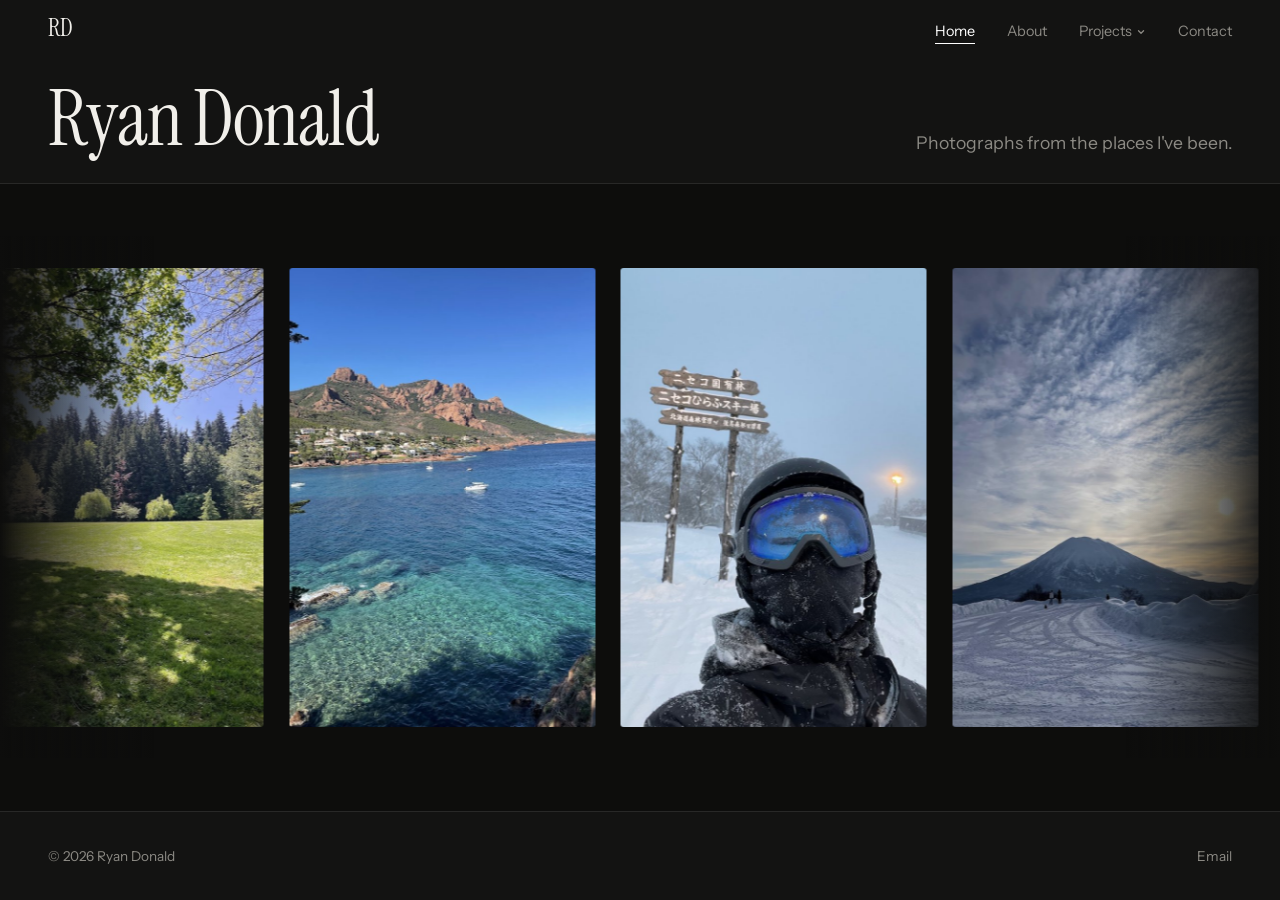
<file: index.html>
<!DOCTYPE html>
<html lang="en">
<head>
  <meta charset="UTF-8">
  <meta name="viewport" content="width=device-width, initial-scale=1.0">
  <title>Ryan Donald</title>
  <meta name="description" content="Ryan Donald's Portfolio">

  <!-- Link preview: the card shown when this page is shared (LinkedIn, iMessage, Slack, X, ...).
       The title and description come from here; the image is images/share/preview.jpg (1200 x 630). -->
  <link rel="canonical" href="https://rdonald.ca/">
  <meta property="og:type" content="website">
  <meta property="og:site_name" content="Ryan Donald">
  <meta property="og:title" content="Ryan Donald">
  <meta property="og:description" content="Ryan Donald's Portfolio">
  <meta property="og:url" content="https://rdonald.ca/">
  <meta property="og:image" content="https://rdonald.ca/images/share/preview.jpg">
  <meta property="og:image:width" content="1200">
  <meta property="og:image:height" content="630">
  <meta property="og:image:alt" content="Ryan Donald, rdonald.ca">
  <meta name="twitter:card" content="summary_large_image">

  <!-- Tab icon: "RD" in a circle. favicon.svg for modern browsers, favicon.ico as a fallback,
       apple-touch-icon.png for when someone saves the site to their phone's home screen. -->
  <link rel="icon" href="favicon.ico" sizes="any">
  <link rel="icon" href="favicon.svg" type="image/svg+xml">
  <link rel="apple-touch-icon" href="apple-touch-icon.png">

  <!-- Fonts: Instrument Serif for the title and captions, Instrument Sans for everything else -->
  <link rel="preconnect" href="https://fonts.googleapis.com">
  <link rel="preconnect" href="https://fonts.gstatic.com" crossorigin>
  <link href="https://fonts.googleapis.com/css2?family=Instrument+Sans:wght@400;500&family=Instrument+Serif:ital@0;1&display=swap" rel="stylesheet">

  <!-- Shared styles (colours, fonts, menu, title band, footer) used by every page -->
  <link rel="stylesheet" href="styles.css">

  <!-- Styles only this page needs -->
  <style>
    :root {
      /* ---------- PHOTO STRIP SETTINGS ---------- */
      --strip-seconds-per-photo: 10; /* speed: seconds for the strip to move along by one photo.
                                        Bigger = slower. Adding more photos doesn't change the speed. */
      --photo-width: clamp(120px, min(24vw, 34vh), 340px);
                              /* width of each photo; height is automatically 1.5x (2:3 shape).
                                 The min(24vw, 34vh) part shrinks photos on small or short screens. */
      --photo-gap: clamp(14px, 2vw, 28px); /* space between photos */
      --photo-radius: 3px;    /* corner rounding: 0 = sharp corners */
    }

    /* ---------- PHOTO STRIP SETTINGS for tall screens (vertical monitors, phones held upright) ----------
       Bigger photos so the strip fills the extra height, moving a little slower. */
    @media (orientation: portrait) {
      :root {
        --photo-width: clamp(150px, min(60vw, 36vh), 560px);
        --strip-seconds-per-photo: 16;
      }
    }

    /* ---------- Title band: more compact than other pages on wide screens ----------
       (On tall screens it uses the shared settings from styles.css, same as the About page.) */
    @media (orientation: landscape) {
      .hero  { padding: clamp(0.75rem, 3vh, 2.25rem) var(--page-x) clamp(1rem, 3vh, 2rem); }
      .title { font-size: clamp(2.5rem, min(7vw, 8.5vh), 5.5rem); }
    }

    /* The buttons and the photo strip fade in just after the tagline */
    .buttons.fade-in { animation-delay: 0.75s; }
    .gallery.fade-in { animation-delay: 0.8s; }

    /* ---------- Buttons (not currently shown) ----------
       Thin outline; on hover they fill with the accent colour. */
    .buttons {
      margin-top: 2rem;
      display: flex;
      flex-wrap: wrap;
      gap: 1rem;
    }

    .btn {
      padding: 0.8rem 1.5rem;
      border: 1px solid var(--line);
      border-radius: 2px;
      color: var(--text);
      font-size: 0.95rem;
      font-weight: 500;
      transition: background-color 0.25s ease, border-color 0.25s ease, color 0.25s ease;
    }

    .btn:hover,
    .btn:focus-visible {
      background: var(--accent);
      border-color: var(--accent);
      color: var(--bg);
      outline: none;
    }

    /* =====================================================================
       MIDDLE AREA: infinitely looping photo strip
       The script moves it, repeats the photos as often as needed to fill the
       screen, and lets you drag it with a mouse or finger.
       ===================================================================== */
    .gallery {
      flex: 1;                  /* takes up all the space between the two bands */
      display: flex;
      align-items: center;      /* vertically centres the strip */
      justify-content: center;
      min-width: 0;
    }

    /* The visible window of the strip */
    .strip {
      position: relative;       /* for the faded edges below */
      width: 100%;
      min-width: 0;             /* lets it shrink to the screen width instead of the full row's width */
      overflow: hidden;         /* fallback for older browsers */
      overflow: clip;           /* "clip" (unlike hidden) can't be scrolled by focusing a photo */
      padding-block: clamp(1.25rem, 3.5vh, 2.5rem); /* room for the hover lift and focus outline */

      /* Dragging */
      cursor: grab;
      touch-action: pan-y;      /* phones: up/down swipes still scroll the page, sideways swipes drag the strip */
      -webkit-user-select: none;
              user-select: none;
    }

    /* Soft fade at the left and right edges: two strips of background colour that fade to
       see-through, laid over the photos. (Much lighter work for phones than a CSS mask.) */
    .strip::before,
    .strip::after {
      content: "";
      position: absolute;
      z-index: 1;
      top: 0;
      bottom: 0;
      width: 12%;
      pointer-events: none;     /* clicks and drags pass straight through to the photos */
    }
    .strip::before { left: 0;  background: linear-gradient(to right, var(--bg), transparent); }
    .strip::after  { right: 0; background: linear-gradient(to left,  var(--bg), transparent); }

    .strip.is-dragging,
    .strip.is-dragging .photo { cursor: grabbing; }

    /* The moving row (the script sets its position) */
    .strip-track {
      display: flex;
      width: max-content;
      will-change: transform;
    }

    /* One set of photos. padding-right = one gap, so sets join up seamlessly */
    .strip-set {
      display: flex;
      gap: var(--photo-gap);
      padding-right: var(--photo-gap);
    }

    /* A single photo tile. The plain dark-grey background is the placeholder
       shown until the photo file exists. */
    .photo {
      position: relative;
      flex: none;
      width: var(--photo-width);
      aspect-ratio: 2 / 3;
      border: 0;
      padding: 0;
      border-radius: var(--photo-radius);
      overflow: hidden;
      cursor: zoom-in;
      background: linear-gradient(160deg, #262624, #191918);
      transition:
        transform 0.4s cubic-bezier(0.2, 0.7, 0.2, 1),
        filter 0.4s ease;
    }

    .photo img {
      display: block;
      width: 100%;
      height: 100%;
      object-fit: cover;        /* fills the 2:3 tile without stretching */
      pointer-events: none;     /* stops the browser's own "drag the image" behaviour */
    }

    /* If a photo file is missing, hide the broken-image icon and show the placeholder instead */
    .photo img.is-missing,
    .lightbox-img.is-missing { opacity: 0; }

    .photo:focus-visible {
      outline: 1px solid var(--accent);
      outline-offset: 4px;
    }

    /* Only on devices with a real mouse (avoids touch screens getting "stuck"):
       the photo under the mouse lifts slightly, and the others dim so it stands out.
       (The strip also pauses while the mouse is over it; that's handled by the script.) */
    @media (hover: hover) {
      .photo:hover { transform: translateY(-4px); }

      .strip:has(.photo:hover) .photo:not(:hover) { filter: brightness(0.45) saturate(0.7); }
    }

    /* =====================================================================
       ENLARGED VIEW (lightbox)
       ===================================================================== */
    body:has(.lightbox[open]) { overflow: hidden; } /* stop the page scrolling behind it */

    /* The dialog covers the whole screen; the photo sits centred inside it */
    .lightbox {
      width: 100%;
      height: 100%;
      max-width: 100%;
      max-height: 100%;
      margin: 0;
      padding: 0;
      border: 0;
      background: transparent;
      color: var(--text);
      font-family: var(--font-sans);
      overflow: hidden;
    }

    /* Dark, semi-transparent backdrop */
    .lightbox::backdrop {
      background: rgba(8, 8, 7, 0.94);
      opacity: var(--backdrop-opacity, 1); /* fades while swiping up/down to close on phones */
      transition: opacity 0.25s ease;
    }
    .lightbox.is-dismissing::backdrop { transition: none; } /* follow the finger exactly */

    .lightbox-stage {
      position: absolute;
      inset: 0;
      display: flex;
      align-items: center;
      justify-content: center;
      padding: 1rem;
    }

    /* Photo + the caption line underneath it.
       The photo is up to 85% of the screen height, keeps its 2:3 shape,
       and never gets wider than the screen minus room for the side arrows. */
    .lightbox-figure {
      width: min(calc(85vh * 2 / 3), calc((100vh - 7rem) * 2 / 3), calc(100vw - 9rem));
      width: min(calc(85dvh * 2 / 3), calc((100dvh - 7rem) * 2 / 3), calc(100vw - 9rem));

      /* Drag / swipe sideways to change photo, and on phones swipe up/down to close (handled by the script) */
      cursor: grab;
      touch-action: pinch-zoom; /* phones: the script handles swipes, pinch-to-zoom still works */
      -webkit-user-select: none;
              user-select: none;
    }
    .lightbox-figure.is-dragging { cursor: grabbing; }
    .lightbox-figure.is-zoomed { touch-action: auto; } /* pinch-zoomed in: one finger moves around the photo instead */

    .lightbox-frame {
      position: relative;
      width: 100%;
      aspect-ratio: 2 / 3;
      border-radius: var(--photo-radius);
      overflow: hidden;
      background: linear-gradient(160deg, #262624, #191918);
    }

    .lightbox-img {
      position: absolute;
      inset: 0;
      width: 100%;
      height: 100%;
      object-fit: cover;
      transition: opacity 0.25s ease;  /* the new photo fades in once it has loaded */
    }

    /* While the next photo is downloading, the previous one is hidden at once
       (no fade out), so it never flashes up for a moment */
    .lightbox-img.is-loading {
      opacity: 0;
      transition: none;
    }

    /* Caption on the left, "03 / 06" on the right */
    .lightbox-meta {
      display: flex;
      align-items: center;
      justify-content: space-between;
      gap: 1rem;
      margin-top: 0.85rem;
    }

    .lightbox-caption {
      font-family: var(--font-serif);
      font-style: italic;
      font-size: 1.15rem;
      line-height: 1.2;
    }

    .lightbox-nav {
      display: flex;
      align-items: center;
      gap: 0.25rem;
      flex: none;
      color: var(--muted);
      font-size: 0.85rem;
      font-variant-numeric: tabular-nums; /* numbers don't jiggle as they change */
    }

    /* Close, previous and next: plain buttons */
    .lightbox-btn {
      padding: 0.5rem 0.6rem;   /* bigger click area than the text itself */
      border: 0;
      background: none;
      color: var(--muted);
      font: inherit;
      font-size: 1rem;
      cursor: pointer;
      transition: color 0.2s ease;
    }

    .lightbox-btn:hover,
    .lightbox-btn:focus-visible {
      color: var(--accent);
      outline: none;
    }

    .lightbox-btn:focus-visible { text-decoration: underline; text-underline-offset: 4px; }

    .lightbox-close {
      position: absolute;
      z-index: 1;               /* above the stage so it can be clicked */
      top: 0.75rem;
      right: calc(var(--page-x) - 0.6rem);
      font-size: 0.9rem;
      letter-spacing: 0.02em;
    }

    /* Previous / next arrows at the left and right edges of the screen.
       The clickable area is taller than the arrow itself, so it's easy to hit. */
    .lightbox-arrow {
      position: absolute;
      z-index: 1;               /* above the stage so they can be clicked */
      top: 50%;
      transform: translateY(-50%);
      display: grid;
      place-items: center;
      width: 4rem;
      height: 8rem;
      padding: 0;
    }

    .lightbox-arrow svg {
      width: 2.25rem;
      height: 2.25rem;
      transition: transform 0.25s ease;
    }

    .lightbox-prev { left: calc(var(--page-x) - 1.25rem); }
    .lightbox-next { right: calc(var(--page-x) - 1.25rem); }

    /* On hover the arrow turns white and nudges outward */
    .lightbox-prev:hover svg { transform: translateX(-3px); }
    .lightbox-next:hover svg { transform: translateX(3px); }

    .lightbox-arrow:focus-visible {
      outline: 1px solid var(--accent);
      outline-offset: -0.75rem;
    }

    /* Short, subtle zoom + fade in when opening (and when switching photos) */
    .lightbox[open] .lightbox-frame {
      animation: lightbox-zoom 0.3s cubic-bezier(0.2, 0.7, 0.2, 1);
    }
    .lightbox[open]::backdrop {
      animation: lightbox-fade 0.25s ease;
    }

    @keyframes lightbox-zoom {
      from { opacity: 0; transform: scale(0.97); }
      to   { opacity: 1; transform: scale(1); }
    }
    @keyframes lightbox-fade {
      from { opacity: 0; }
      to   { opacity: 1; }
    }

    /* ---------- Phones ---------- */
    @media (max-width: 520px) {
      /* Enlarged view: the photo uses nearly the full width, and the arrows sit
         over its edges on small dark circles so they stay visible on any photo */
      .lightbox-figure {
        width: min(calc(85vh * 2 / 3), calc((100vh - 7rem) * 2 / 3), calc(100vw - 2rem));
        width: min(calc(85dvh * 2 / 3), calc((100dvh - 7rem) * 2 / 3), calc(100vw - 2rem));
      }
      .lightbox-arrow {
        width: 2.75rem;
        height: 2.75rem;
        border-radius: 50%;
        background: rgba(13, 13, 12, 0.55);
        color: var(--text);
      }
      .lightbox-arrow svg { width: 1.25rem; height: 1.25rem; }
      .lightbox-prev { left: 0.5rem; }
      .lightbox-next { right: 0.5rem; }
    }

    /* ---------- People who prefer no animation ----------
       The strip doesn't move by itself (it can still be dragged), and nothing zooms or lifts. */
    @media (prefers-reduced-motion: reduce) {
      .btn { transition: none; }

      .photo { transition: none; }
      .photo:hover { transform: none; }

      .lightbox[open] .lightbox-frame,
      .lightbox[open]::backdrop { animation: none; }
      .lightbox::backdrop { transition: none; }
      .lightbox-btn,
      .lightbox-img,
      .lightbox-arrow svg { transition: none; }
      .lightbox-prev:hover svg,
      .lightbox-next:hover svg { transform: none; }
    }
  </style>
  <!-- Shared script (the Projects drop-down in the menu) used by every page -->
  <script src="site.js" defer></script>
</head>

<body>

  <!-- ============ 1. TOP BAND: menu, title, tagline ============ -->
  <header class="top-band">

    <!-- Top menu -->
    <nav class="nav">
      <a class="nav-logo" href="/" aria-label="Ryan Donald, home">RD</a>
      <ul class="nav-links">
        <li><a href="/" aria-current="page">Home</a></li>
        <li><a href="/about">About</a></li>
        <li class="has-dropdown">
          <!-- "Projects" goes to the All projects page; the small arrow next to it opens the list -->
          <a href="/projects">Projects</a><button class="nav-toggle" type="button" aria-expanded="false"
                  aria-controls="projects-menu" aria-label="Show the list of projects">
            <svg class="nav-chevron" viewBox="0 0 12 12" aria-hidden="true"><path d="M3 4.5 6 7.5 9 4.5"/></svg>
          </button>

          <!-- Projects drop-down -->
          <div class="dropdown" id="projects-menu">
            <div class="dropdown-panel">
              <ul class="dropdown-list">
                <li>
                  <a class="dropdown-item" href="/starling-behaviour">
                    <span class="dropdown-num">01</span>
                    <span>
                      <span class="dropdown-title">Starling Behaviour</span>
                      <span class="dropdown-desc">Computer Vision for Detecting and Monitoring European Starling Behaviour</span>
                    </span>
                  </a>
                </li>
                <li>
                  <a class="dropdown-item" href="/corvus-biogeography">
                    <span class="dropdown-num">02</span>
                    <span>
                      <span class="dropdown-title"><i>Corvus</i> Biogeography</span>
                      <span class="dropdown-desc">Unravelling the Biogeography of <i>Corvus</i></span>
                    </span>
                  </a>
                </li>
              </ul>
              <a class="dropdown-all" href="/projects">All projects <span aria-hidden="true">&rarr;</span></a>
            </div>
          </div>
        </li>
        <li><a href="/contact">Contact</a></li>
      </ul>
    </nav>

    <div class="hero">
      <h1 class="title" id="title">Ryan Donald</h1>

      <p class="tagline fade-in">Photographs from the places I've been.</p>

      <!-- Buttons (not shown)
      <div class="buttons fade-in">
        <a class="btn" href="#">Button One</a>
        <a class="btn" href="#">Button Two</a>
        <a class="btn" href="#">Button Three</a>
      </div>
      END BUTTONS -->
    </div>
  </header>

  <!-- ============ 2. MIDDLE AREA: looping photo strip ============ -->
  <main class="gallery fade-in">
    <div class="strip" id="strip" role="region" aria-label="Photo gallery">
      <div class="strip-track">
        <div class="strip-set">

          <button class="photo" type="button" data-full="images/full/photo-01.jpg"
                  data-caption="Place — Year">
            <img src="images/thumbs/photo-01.jpg" alt="Swag photo king of photos"
                 width="400" height="600" loading="lazy" onerror="this.classList.add('is-missing')">
          </button>

          <button class="photo" type="button" data-full="images/full/photo-02.jpg"
                  data-caption="Place — Year">
            <img src="images/thumbs/photo-02.jpg" alt="Photo 2"
                 width="400" height="600" loading="lazy" onerror="this.classList.add('is-missing')">
          </button>

          <button class="photo" type="button" data-full="images/full/photo-03.jpg"
                  data-caption="Place — Year">
            <img src="images/thumbs/photo-03.jpg" alt="Photo 3"
                 width="400" height="600" loading="lazy" onerror="this.classList.add('is-missing')">
          </button>

          <button class="photo" type="button" data-full="images/full/photo-04.jpg"
                  data-caption="Place — Year">
            <img src="images/thumbs/photo-04.jpg" alt="Photo 4"
                 width="400" height="600" loading="lazy" onerror="this.classList.add('is-missing')">
          </button>

          <button class="photo" type="button" data-full="images/full/photo-05.jpg"
                  data-caption="Place — Year">
            <img src="images/thumbs/photo-05.jpg" alt="Photo 5"
                 width="400" height="600" loading="lazy" onerror="this.classList.add('is-missing')">
          </button>

          <button class="photo" type="button" data-full="images/full/photo-06.jpg"
                  data-caption="Place — Year">
            <img src="images/thumbs/photo-06.jpg" alt="Photo 6"
                 width="400" height="600" loading="lazy" onerror="this.classList.add('is-missing')">
          </button>

        </div>
        <!-- The script adds copies of the set here (hidden from screen readers) for the seamless loop -->
      </div>
    </div>
  </main>

  <!-- ============ Enlarged view (hidden until a photo is clicked) ============ -->
  <dialog class="lightbox" id="lightbox" aria-label="Enlarged photo">
    <button class="lightbox-btn lightbox-close" type="button" aria-label="Close">Close&nbsp;&times;</button>

    <!-- Previous / next arrows at the sides of the screen -->
    <button class="lightbox-btn lightbox-arrow lightbox-prev" type="button" aria-label="Previous photo">
      <svg viewBox="0 0 24 24" fill="none" stroke="currentColor" stroke-width="1.25"
           stroke-linecap="round" stroke-linejoin="round" aria-hidden="true"><path d="M15 4.5 7.5 12l7.5 7.5"/></svg>
    </button>
    <button class="lightbox-btn lightbox-arrow lightbox-next" type="button" aria-label="Next photo">
      <svg viewBox="0 0 24 24" fill="none" stroke="currentColor" stroke-width="1.25"
           stroke-linecap="round" stroke-linejoin="round" aria-hidden="true"><path d="M9 4.5 16.5 12 9 19.5"/></svg>
    </button>

    <div class="lightbox-stage">
      <figure class="lightbox-figure">
        <div class="lightbox-frame">
          <img class="lightbox-img" alt="">
        </div>
        <figcaption class="lightbox-meta">
          <span class="lightbox-caption"></span>
          <span class="lightbox-nav">
            <span class="lightbox-count" aria-hidden="true"></span>
          </span>
        </figcaption>
      </figure>
      <!-- Announces "Photo 3 of 6: ..." to screen readers when the photo changes -->
      <p class="lightbox-label sr-only" aria-live="polite"></p>
    </div>
  </dialog>

  <!-- ============ 3. BOTTOM BAND: copyright + links ============ -->
  <footer class="footer">
    <p>&copy; <span id="year">2026</span> Ryan Donald</p>

    <ul class="footer-links">
      <!-- GitHub link (not shown yet)
      <li><a href="https://github.com/rdonald03" target="_blank" rel="noopener">GitHub</a></li>
      -->
      <li><a href="mailto:ryandonaldrjd@gmail.com">Email</a></li>
    </ul>
  </footer>

  <script>
    // ================= Title: split into letters so each one can rise in =================
    const title = document.getElementById("title");
    const text = title.textContent;
    const delayPerLetter = 0.04; // seconds between letters

    title.setAttribute("aria-label", text); // screen readers still read it as one phrase
    title.textContent = "";

    [...text].forEach((character, index) => {
      const span = document.createElement("span");
      span.className = "letter";
      span.textContent = character;
      span.setAttribute("aria-hidden", "true");
      span.style.animationDelay = (index * delayPerLetter) + "s";
      title.appendChild(span);
    });

    // Keep the footer year current.
    document.getElementById("year").textContent = new Date().getFullYear();

    // ================= Photo strip: setup =================
    const strip = document.getElementById("strip");
    const track = strip.querySelector(".strip-track");
    const originalSet = track.querySelector(".strip-set");
    const photos = [...originalSet.querySelectorAll(".photo")]; // the original photos, in order
    const reduceMotion = window.matchMedia("(prefers-reduced-motion: reduce)");
    const clamp = (value, min, max) => Math.min(max, Math.max(min, value));

    // Number each photo so the copies know which original they match.
    photos.forEach((photo, i) => { photo.dataset.index = i; });

    // Add one copy of the set for the seamless loop. Copies are hidden from screen readers
    // and skipped by the Tab key, but can still be clicked.
    function addCopy() {
      const copy = originalSet.cloneNode(true);
      copy.setAttribute("aria-hidden", "true");
      copy.querySelectorAll(".photo").forEach(photo => { photo.tabIndex = -1; });
      track.appendChild(copy);
    }

    let setWidth = 0;    // width of one set of photos, in pixels
    let autoSpeed = 0;   // automatic sliding speed, in pixels per second
    let offset = 0;      // how far the row has moved left (always between 0 and setWidth)

    // Measure the photos and make sure there are enough copies to fill the strip.
    // Runs at the start and whenever the window size changes.
    function measure() {
      const oldSetWidth = setWidth;
      setWidth = originalSet.getBoundingClientRect().width;
      if (!setWidth) return;

      while (track.children.length < Math.ceil(strip.clientWidth / setWidth) + 1) addCopy();

      const secondsPerPhoto = parseFloat(getComputedStyle(strip).getPropertyValue("--strip-seconds-per-photo")) || 10;
      autoSpeed = setWidth / photos.length / secondsPerPhoto;

      if (oldSetWidth) offset = offset / oldSetWidth * setWidth; // keep the same photos in view
    }

    measure();
    new ResizeObserver(measure).observe(strip);

    // ================= Photo strip: when it should stand still =================
    let hovering = false;       // mouse is over the strip
    let keyboardFocus = false;  // a photo has keyboard focus
    let lightboxOpen = false;   // the enlarged view is open
    let dragging = false;       // a mouse button / finger is down on the strip

    const isPaused = () => hovering || keyboardFocus || lightboxOpen || dragging || reduceMotion.matches;

    strip.addEventListener("pointerenter", e => { if (e.pointerType === "mouse") hovering = true; });
    strip.addEventListener("pointerleave", e => { if (e.pointerType === "mouse") hovering = false; });

    // Keyboard users: when Tab reaches a photo that's off screen, bring it into view.
    strip.addEventListener("focusin", e => {
      const photo = e.target.closest(".photo");
      keyboardFocus = Boolean(photo && photo.matches(":focus-visible"));
      if (!keyboardFocus) return;

      const stripBox = strip.getBoundingClientRect();
      const box = photo.getBoundingClientRect();
      const edge = stripBox.width * 0.12; // the faded edges
      if (box.left < stripBox.left + edge || box.right > stripBox.right - edge) {
        const positionInSet = photo.offsetLeft - originalSet.offsetLeft;
        offset = Math.max(0, positionInSet - (strip.clientWidth - photo.offsetWidth) / 2);
        velocity = 0;
      }
    });
    strip.addEventListener("focusout", () => { keyboardFocus = false; });

    // ================= Photo strip: dragging with a mouse or finger =================
    let dragMoved = false;      // true once the pointer has moved far enough to count as a drag
    let startX = 0;             // where the drag started
    let lastX = 0;              // pointer position at the last move
    let lastMoveTime = 0;
    let velocity = 0;           // pixels per second; keeps the strip gliding briefly after a flick
    let suppressClick = false;  // stops the click at the end of a drag from opening the photo

    strip.addEventListener("pointerdown", e => {
      if (e.pointerType === "mouse" && e.button !== 0) return; // left mouse button only
      dragging = true;
      dragMoved = false;
      startX = lastX = e.clientX;
      lastMoveTime = e.timeStamp;
      suppressClick = Math.abs(velocity) > 150; // tapping a gliding strip just stops it
      velocity = 0;
    });

    strip.addEventListener("pointermove", e => {
      if (!dragging) return;

      if (!dragMoved) {
        if (Math.abs(e.clientX - startX) < 6) return; // small wobble during a click: ignore
        dragMoved = true;
        strip.classList.add("is-dragging");
        try { strip.setPointerCapture(e.pointerId); } catch (err) {} // keep following even if the pointer leaves the strip
      }

      const dx = e.clientX - lastX;
      const dt = e.timeStamp - lastMoveTime;
      offset -= dx;
      if (dt > 0) velocity = 0.8 * (-dx / dt * 1000) + 0.2 * velocity; // smoothed speed of the drag
      lastX = e.clientX;
      lastMoveTime = e.timeStamp;
    });

    function endDrag(e) {
      if (!dragging) return;
      dragging = false;

      if (dragMoved) {
        strip.classList.remove("is-dragging");
        suppressClick = true;
        // No glide if the pointer was held still before letting go, or if motion is reduced.
        if (e.timeStamp - lastMoveTime > 80 || reduceMotion.matches) velocity = 0;
        velocity = clamp(velocity, -3000, 3000);
      } else {
        velocity = 0;
      }
      setTimeout(() => { suppressClick = false; }, 0);
    }

    strip.addEventListener("pointerup", endDrag);
    strip.addEventListener("pointercancel", endDrag);
    strip.addEventListener("dragstart", e => e.preventDefault());

    // ================= Photo strip: movement, once per screen refresh =================
    let lastTime = 0;

    function tick(now) {
      const dt = lastTime ? Math.min((now - lastTime) / 1000, 0.05) : 0; // seconds since last frame
      lastTime = now;

      if (setWidth && !dragging) {
        if (velocity) {                          // glide after a flick, slowing down smoothly
          offset += velocity * dt;
          velocity *= Math.exp(-4 * dt);
          if (Math.abs(velocity) < 8) velocity = 0;
        }
        if (!isPaused()) offset += autoSpeed * dt; // the normal slow slide
      }

      if (setWidth) {
        // Wrap around: moving one whole set looks identical, so the loop never jumps.
        offset = ((offset % setWidth) + setWidth) % setWidth;
        track.style.transform = "translate3d(" + (-offset) + "px, 0, 0)";
      }

      requestAnimationFrame(tick);
    }

    requestAnimationFrame(tick);

    // Clicking (or pressing Enter on) any photo opens the matching original.
    track.addEventListener("click", event => {
      if (suppressClick) return;
      const photo = event.target.closest(".photo");
      if (photo) openLightbox(Number(photo.dataset.index));
    });

    // ================= Enlarged view (lightbox) =================
    const lightbox = document.getElementById("lightbox");
    const frame = lightbox.querySelector(".lightbox-frame");
    const bigImg = lightbox.querySelector(".lightbox-img");
    const captionText = lightbox.querySelector(".lightbox-caption");
    const countText = lightbox.querySelector(".lightbox-count");
    const labelText = lightbox.querySelector(".lightbox-label");
    let current = 0; // index of the photo being shown

    const twoDigits = n => String(n).padStart(2, "0"); // 3 -> "03"

    // Photos whose large version (images/full/...) doesn't exist. Remembered so the page
    // doesn't keep asking the server for them, which made switching photos slow on the live site.
    const missingFull = new Set();

    // The file to show for photo number i: the large version, or the strip version if there isn't one.
    function sourceFor(i) {
      return missingFull.has(i) ? photos[i].querySelector("img").getAttribute("src") : photos[i].dataset.full;
    }

    // Quietly download a photo in the background so it's ready before it's needed.
    function preload(i) {
      i = (i + photos.length) % photos.length;
      if (missingFull.has(i)) return;
      const img = new Image();
      img.onerror = () => missingFull.add(i);
      img.src = photos[i].dataset.full;
    }

    function showPhoto(index) {
      current = (index + photos.length) % photos.length; // wrap around at both ends
      const photo = photos[current];
      const thumb = photo.querySelector("img");
      const caption = photo.dataset.caption || "";

      // Hide the previous photo straight away, then load the new one
      // (large version if it exists, otherwise the strip version, otherwise the grey placeholder).
      bigImg.classList.remove("is-missing");
      bigImg.classList.add("is-loading");
      bigImg.alt = thumb.alt;
      bigImg.dataset.index = current;
      bigImg.dataset.fallback = thumb.getAttribute("src");
      bigImg.src = sourceFor(current);
      if (bigImg.complete && bigImg.naturalWidth > 0) bigImg.classList.remove("is-loading"); // already downloaded

      captionText.textContent = caption;
      countText.textContent = twoDigits(current + 1) + " / " + twoDigits(photos.length);
      labelText.textContent = "Photo " + (current + 1) + " of " + photos.length + ": " + thumb.alt;

      // Replay the zoom-in animation for each new photo.
      frame.style.animation = "none";
      void frame.offsetWidth;
      frame.style.animation = "";

      // Get the photos either side ready, so the arrows feel instant.
      preload(current + 1);
      preload(current - 1);
    }

    // The new photo has arrived: fade it in.
    bigImg.addEventListener("load", () => bigImg.classList.remove("is-loading"));

    bigImg.addEventListener("error", () => {
      const fallback = bigImg.dataset.fallback;
      if (fallback && bigImg.getAttribute("src") !== fallback) {
        missingFull.add(Number(bigImg.dataset.index)); // remember: no large version for this photo
        bigImg.src = fallback;                         // use the strip version instead
      } else {
        bigImg.classList.remove("is-loading");
        bigImg.classList.add("is-missing");            // show the grey placeholder
      }
    });

    function openLightbox(index) {
      showPhoto(index);
      lightboxOpen = true;                     // keep the strip still while open
      lightbox.showModal();
    }

    function closeLightbox() {
      lightbox.close();
    }

    // Runs however the view is closed (button, backdrop, or Escape).
    // Was the visitor's last action a key press (rather than a click, tap or swipe)?
    let usingKeyboard = false;
    document.addEventListener("keydown", () => { usingKeyboard = true; }, true);
    document.addEventListener("pointerdown", () => { usingKeyboard = false; }, true);

    lightbox.addEventListener("close", () => {
      lightboxOpen = false;
      resetSwipe();
      if (usingKeyboard) {
        // Keyboard users: put them back on the photo that was on screen (the original, not a
        // hidden copy), so Tab carries on from there. The strip waits while it's selected.
        photos[current].focus({ preventScroll: true });
      } else if (strip.contains(document.activeElement)) {
        // Mouse, tap or swipe: nothing stays selected, so the strip carries on moving.
        document.activeElement.blur();
      }
    });

    lightbox.querySelector(".lightbox-close").addEventListener("click", closeLightbox);
    lightbox.querySelector(".lightbox-prev").addEventListener("click", () => showPhoto(current - 1));
    lightbox.querySelector(".lightbox-next").addEventListener("click", () => showPhoto(current + 1));

    // Clicking the dark area around the photo closes it.
    lightbox.addEventListener("click", event => {
      if (swipeSuppressClick) return; // the end of a swipe isn't a click
      if (event.target === lightbox || event.target.classList.contains("lightbox-stage")) {
        closeLightbox();
      }
    });

    // Arrow keys move between photos. (Escape is handled by the browser and closes the view.)
    lightbox.addEventListener("keydown", event => {
      if (event.key === "ArrowLeft")  { event.preventDefault(); showPhoto(current - 1); }
      if (event.key === "ArrowRight") { event.preventDefault(); showPhoto(current + 1); }
    });

    // ================= Enlarged view: drag / swipe =================
    // SIDEWAYS (mouse or finger): the photo follows. Let go after dragging far enough (or after a
    // quick flick) and it slides away while the next one slides in; otherwise it springs back.
    // Drag left = next photo, drag right = previous photo.
    // UP OR DOWN (phones and tablets only): the photo follows the finger, shrinking a little while
    // the dark background fades. Let go far enough (or flick) and the enlarged view closes.
    // On a computer, up/down drags do nothing (click outside the photo or press Escape, as before).
    const figure = lightbox.querySelector(".lightbox-figure");
    let swipe = null;                  // details of the drag in progress
    let swipeBusy = false;             // a slide / close animation is running
    let swipeSuppressClick = false;
    const activePointers = new Set();  // fingers touching the photo (two = pinch-to-zoom, not a swipe)
    const EASE = "cubic-bezier(0.2, 0.7, 0.2, 1)";

    // Pinch-zoomed in on a phone: let one finger move around the photo instead of swiping.
    const isZoomed = () => Boolean(window.visualViewport && window.visualViewport.scale > 1.01);
    if (window.visualViewport) {
      window.visualViewport.addEventListener("resize", () => figure.classList.toggle("is-zoomed", isZoomed()));
    }

    function clearDragStyles() {
      figure.style.transform = "";
      figure.style.opacity = "";
      figure.classList.remove("is-dragging");
      lightbox.classList.remove("is-dismissing");
    }

    figure.addEventListener("pointerdown", e => {
      activePointers.add(e.pointerId);
      if (activePointers.size > 1) {               // a second finger: it's a pinch, not a swipe
        if (swipe) {
          swipe = null;
          clearDragStyles();
          lightbox.style.removeProperty("--backdrop-opacity");
        }
        return;
      }
      if (swipeBusy || isZoomed() || (e.pointerType === "mouse" && e.button !== 0)) return;
      swipe = { id: e.pointerId, startX: e.clientX, startY: e.clientY, dx: 0, dy: 0, mode: null,
                lastX: e.clientX, lastY: e.clientY, lastTime: e.timeStamp, speedX: 0, speedY: 0 };
    });

    figure.addEventListener("pointermove", e => {
      if (!swipe || e.pointerId !== swipe.id) return;
      const dx = e.clientX - swipe.startX;
      const dy = e.clientY - swipe.startY;

      // Decide what kind of drag this is once it has moved a little.
      if (!swipe.mode) {
        if (Math.max(Math.abs(dx), Math.abs(dy)) < 8) return;    // small wobble: ignore
        if (Math.abs(dy) > Math.abs(dx)) {
          if (e.pointerType !== "touch") { swipe = null; return; } // computers: up/down does nothing
          swipe.mode = "close";
          lightbox.classList.add("is-dismissing");
        } else {
          swipe.mode = "change";
        }
        figure.classList.add("is-dragging");
        try { figure.setPointerCapture(e.pointerId); } catch (err) {}
      }

      const dt = e.timeStamp - swipe.lastTime;
      if (dt > 0) {                                // speed in pixels per millisecond (for flicks)
        swipe.speedX = (e.clientX - swipe.lastX) / dt;
        swipe.speedY = (e.clientY - swipe.lastY) / dt;
      }
      swipe.lastX = e.clientX;
      swipe.lastY = e.clientY;
      swipe.lastTime = e.timeStamp;
      swipe.dx = dx;
      swipe.dy = dy;

      if (swipe.mode === "change") {
        // Follow sideways, fading slightly the further it goes.
        figure.style.transform = "translateX(" + dx + "px)";
        figure.style.opacity = 1 - Math.min(Math.abs(dx) / figure.offsetWidth, 1) * 0.5;
      } else {
        // Follow up/down, shrinking a little, while the dark background fades.
        const progress = Math.min(Math.abs(dy) / (window.innerHeight * 0.5), 1);
        figure.style.transform = "translateY(" + dy + "px) scale(" + (1 - progress * 0.15) + ")";
        lightbox.style.setProperty("--backdrop-opacity", 1 - progress * 0.8);
      }
    });

    function endSwipe(e) {
      activePointers.delete(e.pointerId);
      if (!swipe || e.pointerId !== swipe.id) return;
      const s = swipe;
      swipe = null;
      if (!s.mode) return;

      swipeSuppressClick = true;                   // the end of a swipe isn't a click
      setTimeout(() => { swipeSuppressClick = false; }, 0);
      const cancelled = e.type === "pointercancel";

      if (s.mode === "change") {
        const farEnough = Math.abs(s.dx) > Math.min(100, figure.offsetWidth * 0.2);
        const flick = Math.abs(s.speedX) > 0.5 && Math.abs(s.dx) > 20 && Math.sign(s.speedX) === Math.sign(s.dx);
        if (!cancelled && (farEnough || flick)) changeBySwipe(s.dx < 0 ? 1 : -1, s.dx);
        else springBack();
      } else {
        const farEnough = Math.abs(s.dy) > Math.min(140, window.innerHeight * 0.18);
        const flick = Math.abs(s.speedY) > 0.5 && Math.abs(s.dy) > 30 && Math.sign(s.speedY) === Math.sign(s.dy);
        if (!cancelled && (farEnough || flick)) closeBySwipe(s.dy);
        else springBack();
      }
    }

    figure.addEventListener("pointerup", endSwipe);
    figure.addEventListener("pointercancel", endSwipe);
    figure.addEventListener("dragstart", e => e.preventDefault()); // no browser "drag the image" ghost

    // Not dragged far enough: glide back to the middle (and the background fades back in).
    function springBack() {
      const from = { transform: figure.style.transform || "none", opacity: parseFloat(figure.style.opacity) || 1 };
      clearDragStyles();
      lightbox.style.removeProperty("--backdrop-opacity");
      if (reduceMotion.matches || !figure.animate) return;
      figure.animate([from, { transform: "none", opacity: 1 }], { duration: 250, easing: EASE });
    }

    // Slide the current photo out sideways, switch, then slide the new one in from the other side.
    async function changeBySwipe(step, dx) {
      const width = figure.offsetWidth;
      const opacity = parseFloat(figure.style.opacity) || 1;
      clearDragStyles();

      if (reduceMotion.matches || !figure.animate) {          // no sliding: just switch
        showPhoto(current + step);
        return;
      }

      swipeBusy = true;
      const out = figure.animate(
        [{ transform: "translateX(" + dx + "px)", opacity },
         { transform: "translateX(" + (-step * width * 0.5) + "px)", opacity: 0 }],
        { duration: 180, easing: "ease-in", fill: "forwards" });
      await out.finished.catch(() => {});
      if (!lightbox.open) return;                              // closed mid-swipe

      showPhoto(current + step);
      out.cancel();
      await figure.animate(
        [{ transform: "translateX(" + (step * width * 0.35) + "px)", opacity: 0 },
         { transform: "translateX(0)", opacity: 1 }],
        { duration: 320, easing: EASE }).finished.catch(() => {});
      swipeBusy = false;
    }

    // Swiped up/down far enough: send the photo off the screen in that direction, then close.
    async function closeBySwipe(dy) {
      const from = { transform: figure.style.transform || "none", opacity: 1 };
      clearDragStyles();
      lightbox.style.setProperty("--backdrop-opacity", 0);   // background finishes fading out

      if (!reduceMotion.matches && figure.animate) {
        swipeBusy = true;
        await figure.animate(
          [from, { transform: "translateY(" + (Math.sign(dy) * window.innerHeight * 0.6) + "px) scale(0.8)", opacity: 0 }],
          { duration: 220, easing: "ease-in", fill: "forwards" }).finished.catch(() => {});
      }
      if (lightbox.open) closeLightbox();
      resetSwipe();                                            // tidy up straight away, ready for next time
    }

    // When the view closes (any way): put everything back to normal for next time.
    function resetSwipe() {
      swipe = null;
      swipeBusy = false;
      activePointers.clear();
      clearDragStyles();
      lightbox.style.removeProperty("--backdrop-opacity");
      if (figure.getAnimations) figure.getAnimations().forEach(a => a.cancel());
    }
  </script>

</body>
</html>
</file>
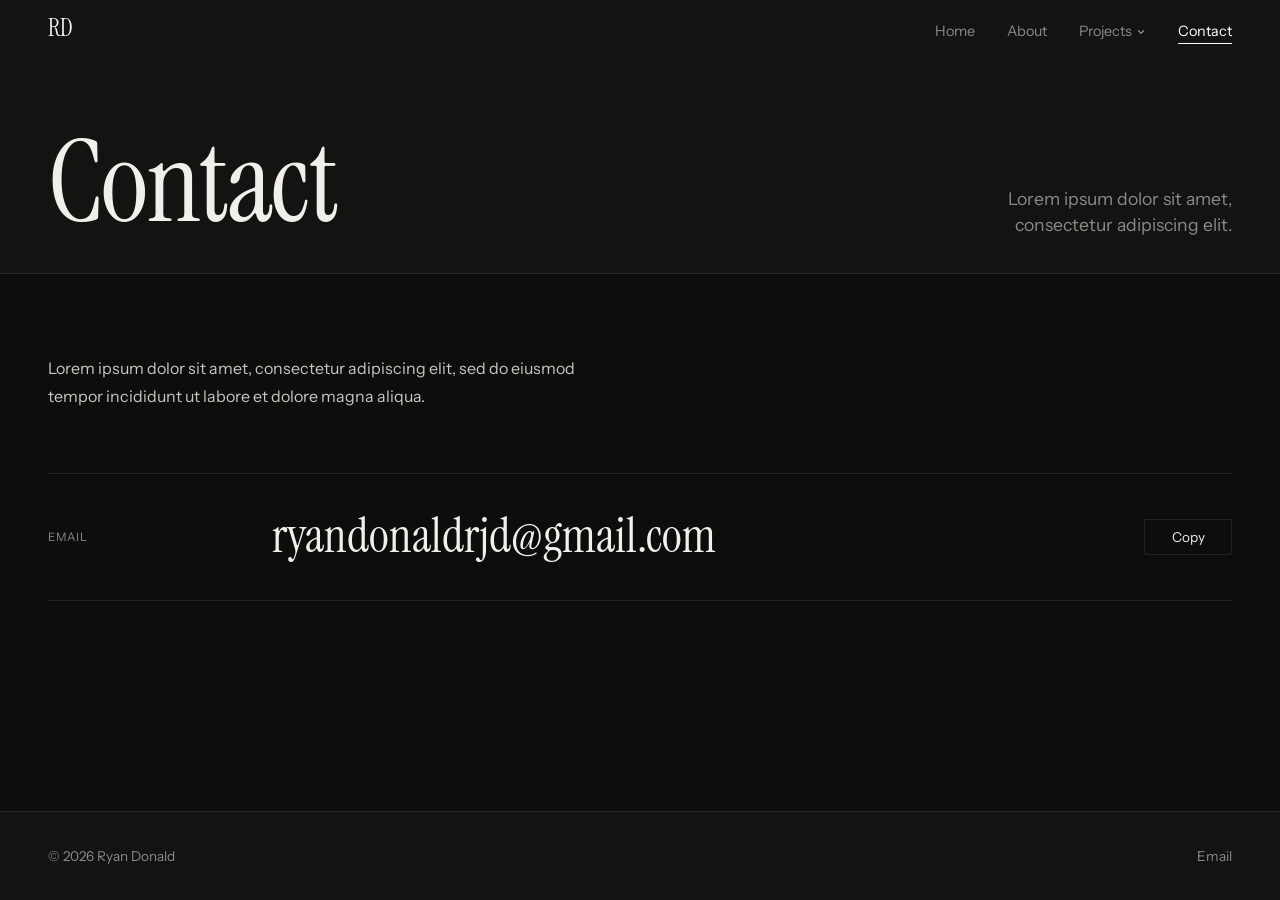
<file: contact.html>
<!DOCTYPE html>
<html lang="en">
<head>
  <meta charset="UTF-8">
  <meta name="viewport" content="width=device-width, initial-scale=1.0">
  <title>Contact · Ryan Donald</title>
  <meta name="description" content="How to get in touch with Ryan Donald.">

  <!-- Link preview: the card shown when this page is shared (LinkedIn, iMessage, Slack, X, ...).
       The title and description come from here; the image is images/share/preview.jpg (1200 x 630). -->
  <link rel="canonical" href="https://rdonald.ca/contact">
  <meta property="og:type" content="website">
  <meta property="og:site_name" content="Ryan Donald">
  <meta property="og:title" content="Contact · Ryan Donald">
  <meta property="og:description" content="How to get in touch with Ryan Donald.">
  <meta property="og:url" content="https://rdonald.ca/contact">
  <meta property="og:image" content="https://rdonald.ca/images/share/preview.jpg">
  <meta property="og:image:width" content="1200">
  <meta property="og:image:height" content="630">
  <meta property="og:image:alt" content="Ryan Donald, rdonald.ca">
  <meta name="twitter:card" content="summary_large_image">

  <!-- Tab icon: "RD" in a circle (same files as the homepage) -->
  <link rel="icon" href="favicon.ico" sizes="any">
  <link rel="icon" href="favicon.svg" type="image/svg+xml">
  <link rel="apple-touch-icon" href="apple-touch-icon.png">

  <!-- Fonts: same as the homepage -->
  <link rel="preconnect" href="https://fonts.googleapis.com">
  <link rel="preconnect" href="https://fonts.gstatic.com" crossorigin>
  <link href="https://fonts.googleapis.com/css2?family=Instrument+Sans:wght@400;500&family=Instrument+Serif:ital@0;1&display=swap" rel="stylesheet">

  <!-- Shared styles (colours, fonts, menu, title band, footer) used by every page -->
  <link rel="stylesheet" href="styles.css">

  <!-- Shared script (the Projects drop-down in the menu) used by every page -->
  <script src="site.js" defer></script>

  <!-- Styles only this page needs -->
  <style>
    main { flex: 1; }

    .contact {
      padding: clamp(3rem, 9vh, 6rem) var(--page-x);
    }

    /* Short introduction above the list */
    .contact-intro {
      max-width: 52ch;
      color: var(--text-body);
      font-size: clamp(1rem, 1.2vw, 1.1rem);
      line-height: 1.7;
    }

    /* ---------- Ways to get in touch: one row each ----------
       Label on the left, the address in large serif type, and an action on the right. */
    .contact-list {
      margin-top: clamp(2.5rem, 7vh, 4rem);
      list-style: none;
      border-top: 1px solid var(--line);
    }

    .contact-row {
      display: grid;
      grid-template-columns: minmax(7rem, 12rem) 1fr auto;
      align-items: center;
      gap: 0.5rem 2rem;
      padding-block: clamp(1.5rem, 4vh, 2.25rem);
      border-bottom: 1px solid var(--line);
    }

    .contact-label {
      color: var(--muted);
      font-size: 0.72rem;
      letter-spacing: 0.08em;
      text-transform: uppercase;
    }

    .contact-value {
      justify-self: start;
      font-family: var(--font-serif);
      font-size: clamp(1.4rem, 4vw, 3rem);
      line-height: 1.1;
      overflow-wrap: anywhere;   /* a long address wraps instead of running off a phone screen */
      border-bottom: 1px solid transparent;
      transition: border-color 0.2s ease;
    }

    .contact-value:hover,
    .contact-value:focus-visible {
      border-bottom-color: var(--accent);
      outline: none;
    }

    /* Arrow for links that open another site */
    .contact-arrow {
      color: var(--muted);
      font-size: 1.25rem;
      transition: color 0.2s ease, transform 0.25s ease;
    }
    .contact-row:hover .contact-arrow { color: var(--accent); transform: translate(3px, -3px); }

    /* "Copy" button next to the email address */
    .copy-btn {
      min-width: 5.5rem;
      padding: 0.55rem 1rem;
      border: 1px solid var(--line);
      border-radius: 2px;
      background: none;
      color: var(--text);
      font: inherit;
      font-size: 0.85rem;
      cursor: pointer;
      transition: background-color 0.2s ease, border-color 0.2s ease, color 0.2s ease;
    }

    .copy-btn:hover,
    .copy-btn:focus-visible {
      background: var(--accent);
      border-color: var(--accent);
      color: var(--bg);
      outline: none;
    }

    /* Phones: label above the address, action beside it */
    @media (max-width: 640px) {
      .contact-row { grid-template-columns: 1fr auto; }
      .contact-label { grid-column: 1 / -1; }
    }

    @media (prefers-reduced-motion: reduce) {
      .contact-arrow,
      .copy-btn,
      .contact-value { transition: none; }
      .contact-row:hover .contact-arrow { transform: none; }
    }
  </style>
</head>

<body>

  <!-- ============ TOP BAND: menu + page title ============ -->
  <header class="top-band">
    <nav class="nav">
      <a class="nav-logo" href="/" aria-label="Ryan Donald, home">RD</a>
      <ul class="nav-links">
        <li><a href="/">Home</a></li>
        <li><a href="/about">About</a></li>
        <li class="has-dropdown">
          <!-- "Projects" goes to the All projects page; the small arrow next to it opens the list -->
          <a href="/projects">Projects</a><button class="nav-toggle" type="button" aria-expanded="false"
                  aria-controls="projects-menu" aria-label="Show the list of projects">
            <svg class="nav-chevron" viewBox="0 0 12 12" aria-hidden="true"><path d="M3 4.5 6 7.5 9 4.5"/></svg>
          </button>

          <!-- Projects drop-down -->
          <div class="dropdown" id="projects-menu">
            <div class="dropdown-panel">
              <ul class="dropdown-list">
                <li>
                  <a class="dropdown-item" href="/starling-behaviour">
                    <span class="dropdown-num">01</span>
                    <span>
                      <span class="dropdown-title">Starling Behaviour</span>
                      <span class="dropdown-desc">Computer Vision for Detecting and Monitoring European Starling Behaviour</span>
                    </span>
                  </a>
                </li>
                <li>
                  <a class="dropdown-item" href="/corvus-biogeography">
                    <span class="dropdown-num">02</span>
                    <span>
                      <span class="dropdown-title"><i>Corvus</i> Biogeography</span>
                      <span class="dropdown-desc">Unravelling the Biogeography of <i>Corvus</i></span>
                    </span>
                  </a>
                </li>
              </ul>
              <a class="dropdown-all" href="/projects">All projects <span aria-hidden="true">&rarr;</span></a>
            </div>
          </div>
        </li>
        <li><a href="/contact" aria-current="page">Contact</a></li>
      </ul>
    </nav>

    <div class="hero">
      <h1 class="title" id="title">Contact</h1>
      <p class="tagline fade-in">Lorem ipsum dolor sit amet, consectetur adipiscing elit.</p>
    </div>
  </header>

  <!-- ============ WAYS TO GET IN TOUCH ============ -->
  <main class="contact">

    <p class="contact-intro fade-in">
      Lorem ipsum dolor sit amet, consectetur adipiscing elit, sed do eiusmod tempor incididunt
      ut labore et dolore magna aliqua.
    </p>

    <ul class="contact-list fade-in">

      <li class="contact-row">
        <span class="contact-label">Email</span>
        <a class="contact-value" href="mailto:ryandonaldrjd@gmail.com">ryandonaldrjd@gmail.com</a>
        <!-- Copies the address, for visitors whose computer has no email app set up -->
        <button class="copy-btn" type="button" data-copy="ryandonaldrjd@gmail.com">Copy</button>
      </li>

      <!-- GitHub (not shown yet)
      <li class="contact-row">
        <span class="contact-label">GitHub</span>
        <a class="contact-value" href="https://github.com/rdonald03" target="_blank" rel="noopener">github.com/rdonald03</a>
        <span class="contact-arrow" aria-hidden="true">&nearr;</span>
      </li>
      END GITHUB -->

    </ul>

    <!-- Announces "Copied" to screen readers -->
    <p class="sr-only" id="copy-status" aria-live="polite"></p>
  </main>

  <!-- ============ BOTTOM BAND (same as every page) ============ -->
  <footer class="footer">
    <p>&copy; <span id="year">2026</span> Ryan Donald</p>
    <ul class="footer-links">
      <!-- GitHub link (not shown yet)
      <li><a href="https://github.com/rdonald03" target="_blank" rel="noopener">GitHub</a></li>
      -->
      <li><a href="mailto:ryandonaldrjd@gmail.com">Email</a></li>
    </ul>
  </footer>

  <script>
    // ================= Title: letters rise in one after another (same as the other pages) =================
    const title = document.getElementById("title");
    const text = title.textContent;
    const delayPerLetter = 0.4 / Math.max(text.length - 1, 1); // takes as long as "Ryan Donald" on the homepage
    title.setAttribute("aria-label", text);
    title.textContent = "";
    [...text].forEach((character, index) => {
      const span = document.createElement("span");
      span.className = "letter";
      span.textContent = character;
      span.setAttribute("aria-hidden", "true");
      span.style.animationDelay = (index * delayPerLetter) + "s";
      title.appendChild(span);
    });

    document.getElementById("year").textContent = new Date().getFullYear();

    // ================= "Copy" button: copies the email address =================
    const status = document.getElementById("copy-status");

    async function copyText(value) {
      try {
        await navigator.clipboard.writeText(value);          // modern browsers (on the live https site)
        return true;
      } catch (err) {
        // Older browsers, or a page opened straight from your computer: the old way
        const box = document.createElement("textarea");
        box.value = value;
        box.setAttribute("readonly", "");
        box.style.position = "fixed";
        box.style.opacity = "0";
        document.body.appendChild(box);
        box.select();
        const ok = document.execCommand("copy");
        box.remove();
        return ok;
      }
    }

    document.querySelectorAll(".copy-btn").forEach(button => {
      button.addEventListener("click", async () => {
        const ok = await copyText(button.dataset.copy);
        button.textContent = ok ? "Copied" : "Copy failed";
        status.textContent = ok ? "Email address copied" : "Couldn't copy the email address";
        setTimeout(() => { button.textContent = "Copy"; status.textContent = ""; }, 2000);
      });
    });
  </script>

</body>
</html>
</file>
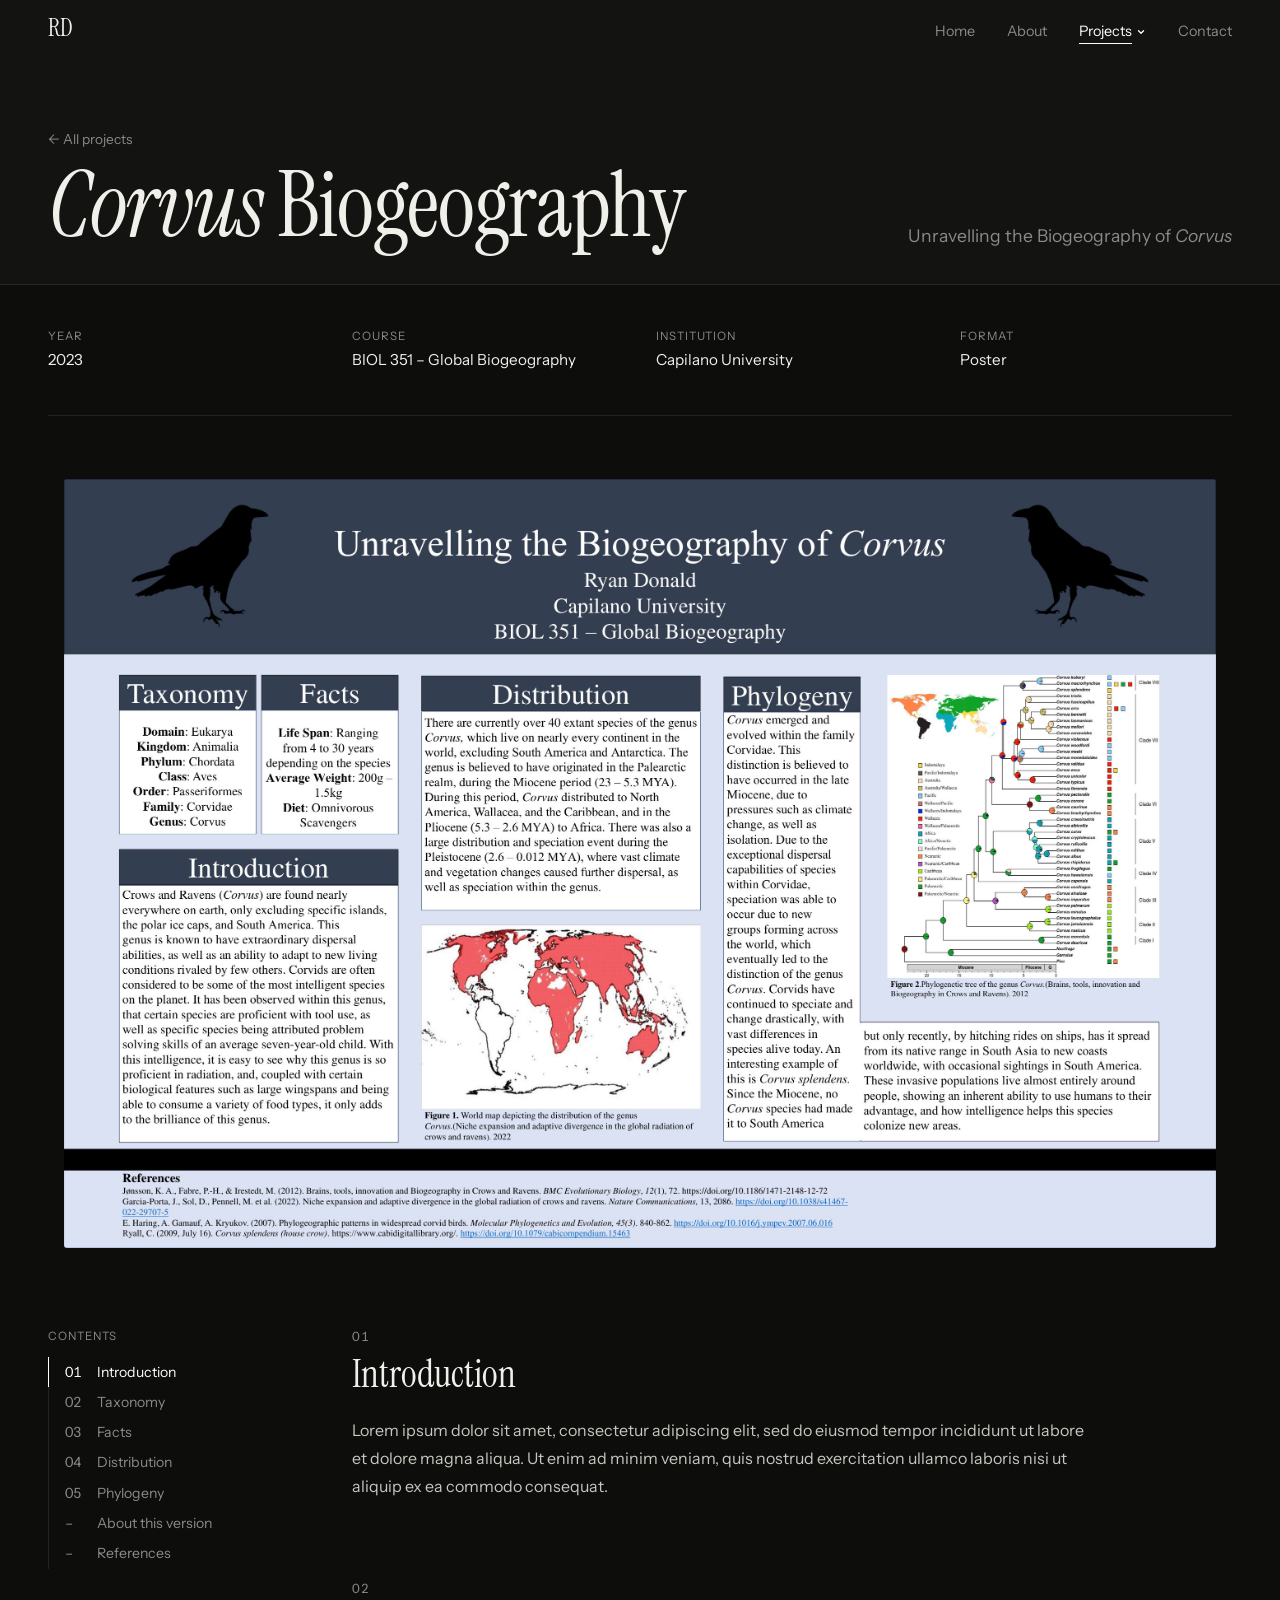
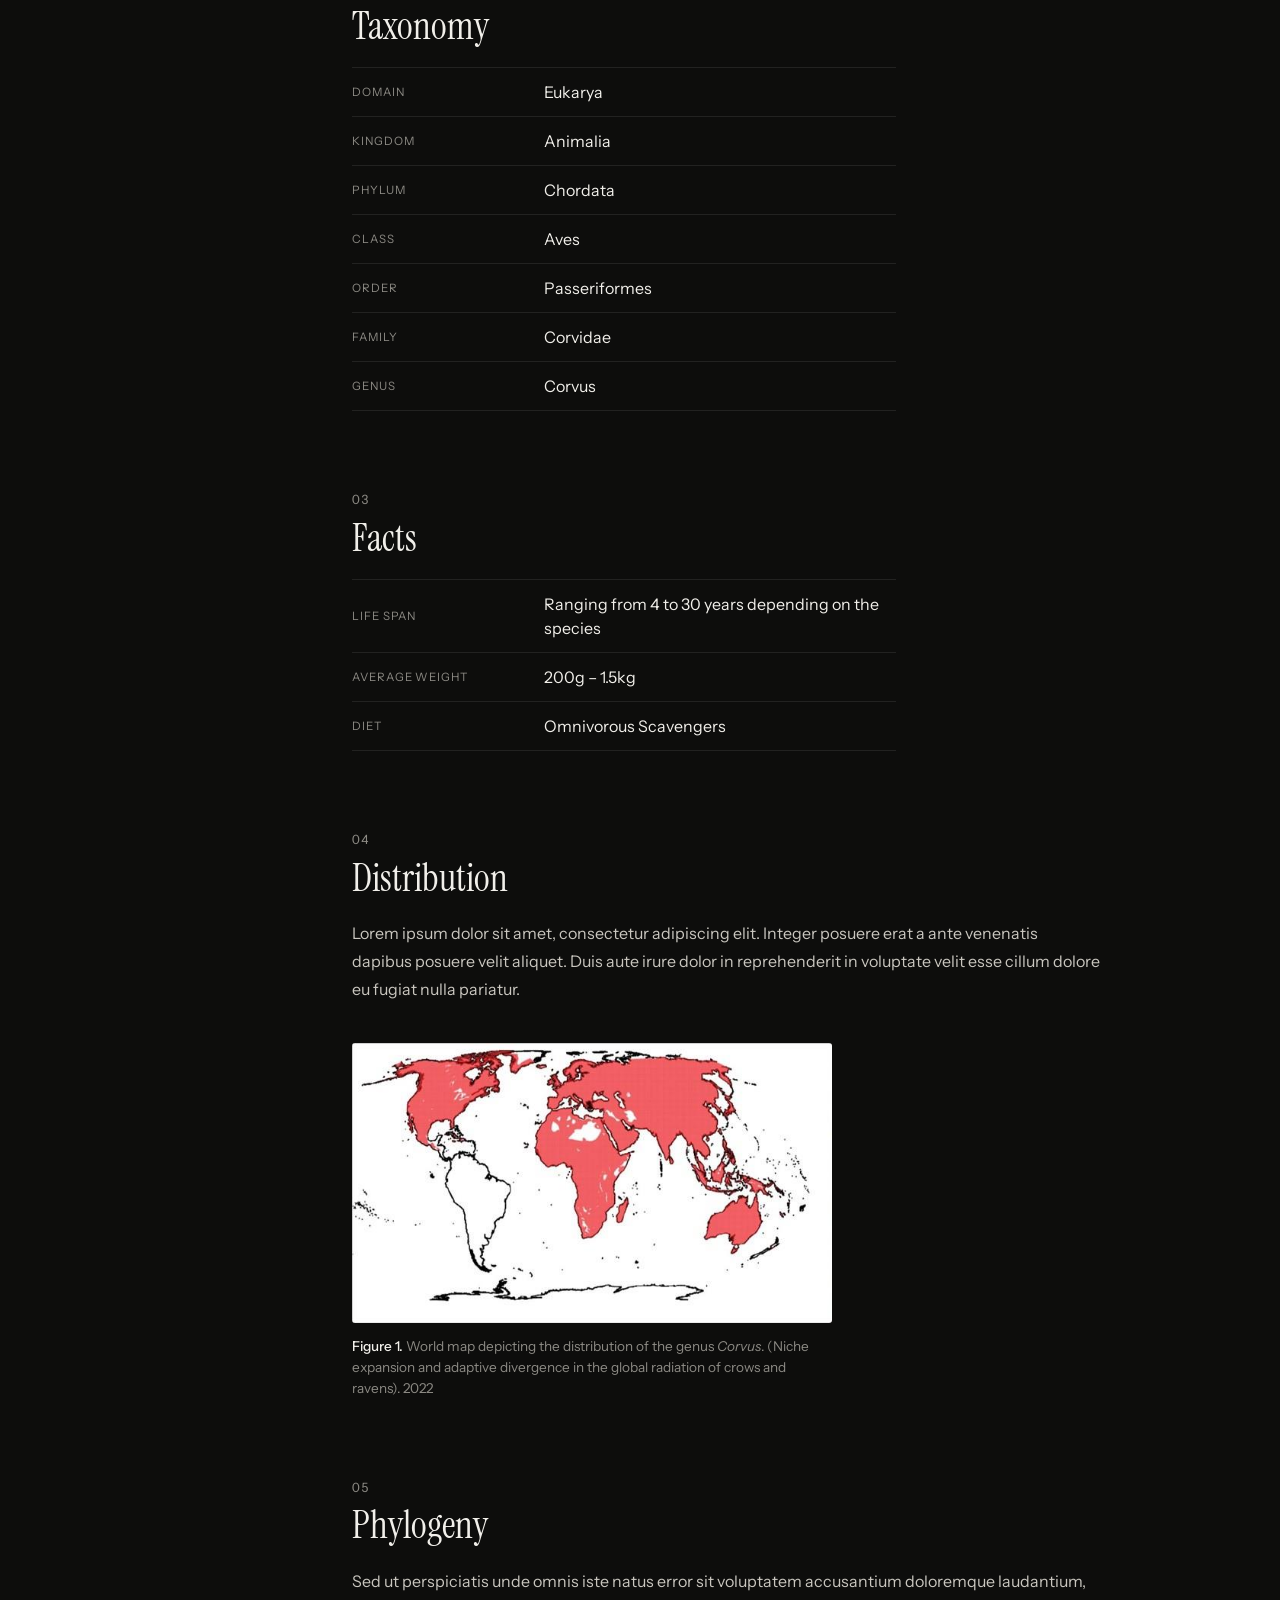
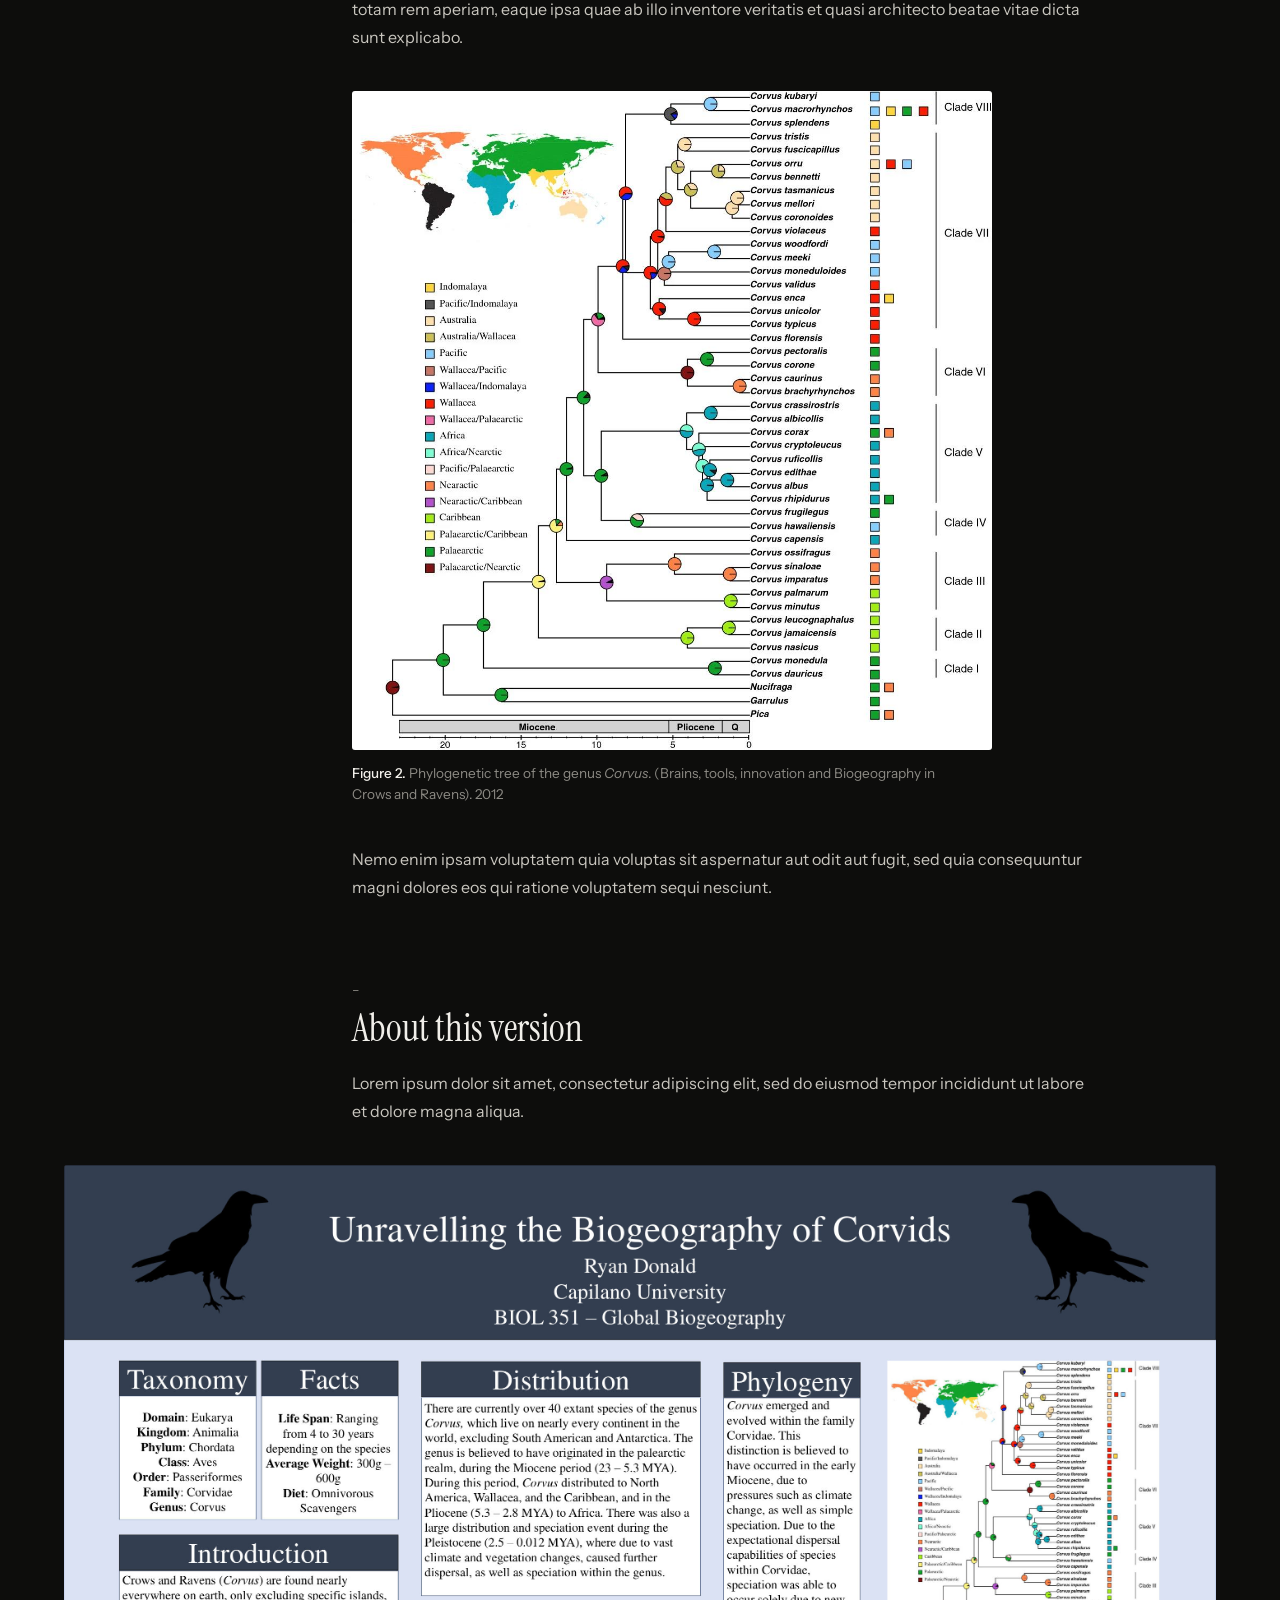
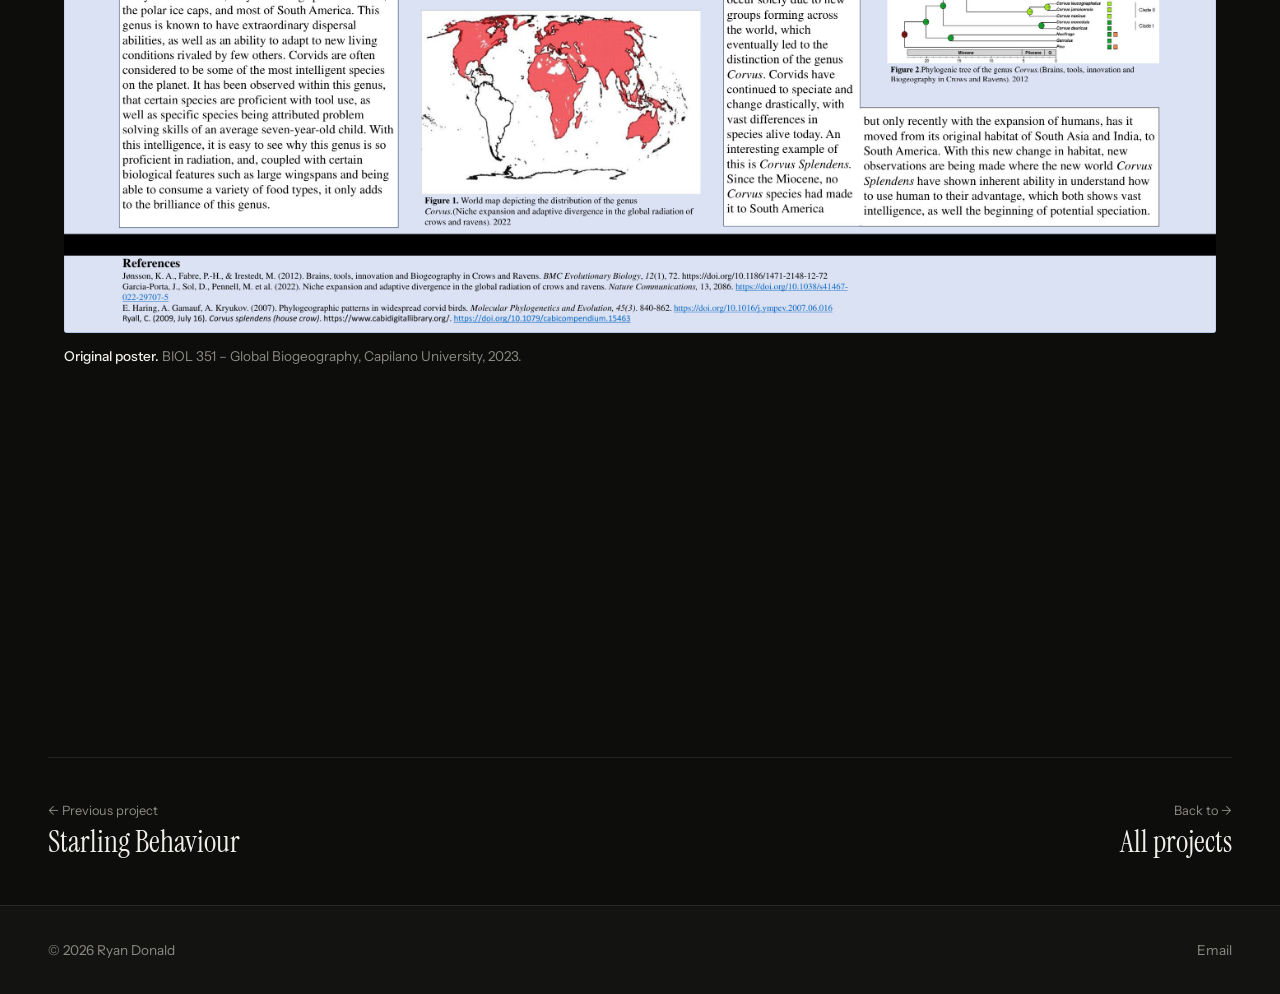
<file: corvus-biogeography.html>
<!DOCTYPE html>
<html lang="en">
<head>
  <meta charset="UTF-8">
  <meta name="viewport" content="width=device-width, initial-scale=1.0">
  <title>Corvus Biogeography · Ryan Donald</title>
  <meta name="description" content="Unravelling the Biogeography of Corvus — a research project by Ryan Donald.">

  <!-- Link preview: the card shown when this page is shared (LinkedIn, iMessage, Slack, X, ...).
       This page uses its own image: the final poster (images/projects/corvus-biogeography/share.jpg, 1200 x 630). -->
  <link rel="canonical" href="https://rdonald.ca/corvus-biogeography">
  <meta property="og:type" content="article">
  <meta property="og:site_name" content="Ryan Donald">
  <meta property="og:title" content="Corvus Biogeography · Ryan Donald">
  <meta property="og:description" content="Unravelling the Biogeography of Corvus — a research project by Ryan Donald.">
  <meta property="og:url" content="https://rdonald.ca/corvus-biogeography">
  <meta property="og:image" content="https://rdonald.ca/images/projects/corvus-biogeography/share.jpg">
  <meta property="og:image:width" content="1200">
  <meta property="og:image:height" content="630">
  <meta property="og:image:alt" content="The poster, Unravelling the Biogeography of Corvus">
  <meta name="twitter:card" content="summary_large_image">

  <!-- Tab icon: "RD" in a circle (same files as the homepage) -->
  <link rel="icon" href="favicon.ico" sizes="any">
  <link rel="icon" href="favicon.svg" type="image/svg+xml">
  <link rel="apple-touch-icon" href="apple-touch-icon.png">

  <!-- Lets the CSS know JavaScript is running (so the fade-ins only hide things when they can show them) -->
  <script>document.documentElement.classList.add("js");</script>

  <!-- Fonts: same as the homepage -->
  <link rel="preconnect" href="https://fonts.googleapis.com">
  <link rel="preconnect" href="https://fonts.gstatic.com" crossorigin>
  <link href="https://fonts.googleapis.com/css2?family=Instrument+Sans:wght@400;500&family=Instrument+Serif:ital@0;1&display=swap" rel="stylesheet">

  <!-- Shared styles (colours, fonts, menu, title band, footer) used by every page -->
  <link rel="stylesheet" href="styles.css">
  <!-- Styles shared by the projects pages (cards, project write-ups) -->
  <link rel="stylesheet" href="project.css">

  <!-- Shared scripts: the Projects drop-down (site.js); title, fade-ins, contents (project.js) -->
  <script src="site.js" defer></script>
  <script src="project.js" defer></script>
</head>

<body class="project-page">

  <!-- ============ TOP BAND: menu + project title ============ -->
  <header class="top-band">
    <nav class="nav">
      <a class="nav-logo" href="/" aria-label="Ryan Donald, home">RD</a>
      <ul class="nav-links">
        <li><a href="/">Home</a></li>
        <li><a href="/about">About</a></li>
        <li class="has-dropdown is-current">
          <!-- "Projects" goes to the All projects page; the small arrow next to it opens the list -->
          <a href="/projects">Projects</a><button class="nav-toggle" type="button" aria-expanded="false"
                  aria-controls="projects-menu" aria-label="Show the list of projects">
            <svg class="nav-chevron" viewBox="0 0 12 12" aria-hidden="true"><path d="M3 4.5 6 7.5 9 4.5"/></svg>
          </button>

          <!-- Projects drop-down -->
          <div class="dropdown" id="projects-menu">
            <div class="dropdown-panel">
              <ul class="dropdown-list">
                <li>
                  <a class="dropdown-item" href="/starling-behaviour">
                    <span class="dropdown-num">01</span>
                    <span>
                      <span class="dropdown-title">Starling Behaviour</span>
                      <span class="dropdown-desc">Computer Vision for Detecting and Monitoring European Starling Behaviour</span>
                    </span>
                  </a>
                </li>
                <li>
                  <a class="dropdown-item" href="/corvus-biogeography" aria-current="page">
                    <span class="dropdown-num">02</span>
                    <span>
                      <span class="dropdown-title"><i>Corvus</i> Biogeography</span>
                      <span class="dropdown-desc">Unravelling the Biogeography of <i>Corvus</i></span>
                    </span>
                  </a>
                </li>
              </ul>
              <a class="dropdown-all" href="/projects">All projects <span aria-hidden="true">&rarr;</span></a>
            </div>
          </div>
        </li>
        <li><a href="/contact">Contact</a></li>
      </ul>
    </nav>

    <div class="hero">
      <div>
        <a class="crumb" href="/projects">&larr; All projects</a>
        <!-- <i>...</i> keeps the genus name in italics -->
        <h1 class="title" id="title"><i>Corvus</i> Biogeography</h1>
      </div>
      <p class="tagline fade-in">Unravelling the Biogeography of <i>Corvus</i></p>
    </div>
  </header>

  <!-- ============ CONTENT ============ -->
  <main>
    <div class="wrap">

      <!-- Key facts -->
      <dl class="facts fade">
        <div><dt>Year</dt><dd>2023</dd></div>
        <div><dt>Course</dt><dd>BIOL 351 – Global Biogeography</dd></div>
        <div><dt>Institution</dt><dd>Capilano University</dd></div>
        <div><dt>Format</dt><dd>Poster</dd></div>
      </dl>

      <!-- Large opening image: the final poster, shown whole at its own 3:2 shape -->
      <figure class="media lead-figure lead-poster figure fade">
        <div class="media-frame" style="--ratio: 2000 / 1334;">
          <div class="media-inner">
            <img src="images/projects/corvus-biogeography/poster-final.jpg"
                 alt="The poster, Unravelling the Biogeography of Corvus"
                 onerror="this.classList.add('is-missing')">
          </div>
          <span class="media-label">poster-final.jpg</span>
        </div>
      </figure>

      <div class="project-layout">

        <!-- Contents (stays beside the text on wide screens and highlights where you are) -->
        <nav class="toc" aria-label="Contents">
          <div class="toc-inner">
            <p class="toc-title">Contents</p>
            <ol>
              <li><a href="#introduction"><span class="toc-num">01</span>Introduction</a></li>
              <li><a href="#taxonomy"><span class="toc-num">02</span>Taxonomy</a></li>
              <li><a href="#facts"><span class="toc-num">03</span>Facts</a></li>
              <li><a href="#distribution"><span class="toc-num">04</span>Distribution</a></li>
              <li><a href="#phylogeny"><span class="toc-num">05</span>Phylogeny</a></li>
              <li><a href="#this-version"><span class="toc-num">&ndash;</span>About this version</a></li>
              <li><a href="#references"><span class="toc-num">&ndash;</span>References</a></li>
            </ol>
          </div>
        </nav>

        <!-- The write-up -->
        <article class="article">

          <section id="introduction" class="fade">
            <span class="section-num">01</span>
            <h2>Introduction</h2>
            <p>
              Lorem ipsum dolor sit amet, consectetur adipiscing elit, sed do eiusmod tempor incididunt
              ut labore et dolore magna aliqua. Ut enim ad minim veniam, quis nostrud exercitation ullamco
              laboris nisi ut aliquip ex ea commodo consequat.
            </p>
          </section>

          <section id="taxonomy" class="fade">
            <span class="section-num">02</span>
            <h2>Taxonomy</h2>
            <dl class="data-list">
              <div><dt>Domain</dt><dd>Eukarya</dd></div>
              <div><dt>Kingdom</dt><dd>Animalia</dd></div>
              <div><dt>Phylum</dt><dd>Chordata</dd></div>
              <div><dt>Class</dt><dd>Aves</dd></div>
              <div><dt>Order</dt><dd>Passeriformes</dd></div>
              <div><dt>Family</dt><dd>Corvidae</dd></div>
              <div><dt>Genus</dt><dd>Corvus</dd></div>
            </dl>
          </section>

          <section id="facts" class="fade">
            <span class="section-num">03</span>
            <h2>Facts</h2>
            <dl class="data-list">
              <div><dt>Life Span</dt><dd>Ranging from 4 to 30 years depending on the species</dd></div>
              <div><dt>Average Weight</dt><dd>200g – 1.5kg</dd></div>
              <div><dt>Diet</dt><dd>Omnivorous Scavengers</dd></div>
            </dl>
          </section>

          <section id="distribution" class="fade">
            <span class="section-num">04</span>
            <h2>Distribution</h2>
            <p>
              Lorem ipsum dolor sit amet, consectetur adipiscing elit. Integer posuere erat a ante
              venenatis dapibus posuere velit aliquet. Duis aute irure dolor in reprehenderit in voluptate
              velit esse cillum dolore eu fugiat nulla pariatur.
            </p>

            <figure class="media figure figure-small">
              <div class="media-frame" style="--ratio: 630 / 367;">
                <div class="media-inner">
                  <img src="images/projects/corvus-biogeography/fig-01.jpg"
                       alt="World map depicting the distribution of the genus Corvus"
                       loading="lazy" onerror="this.classList.add('is-missing')">
                </div>
                <span class="media-label">fig-01.jpg</span>
              </div>
              <figcaption><b>Figure 1.</b> World map depicting the distribution of the genus <i>Corvus</i>. (Niche expansion and adaptive divergence in the global radiation of crows and ravens). 2022</figcaption>
            </figure>
          </section>

          <section id="phylogeny" class="fade">
            <span class="section-num">05</span>
            <h2>Phylogeny</h2>
            <p>
              Sed ut perspiciatis unde omnis iste natus error sit voluptatem accusantium doloremque
              laudantium, totam rem aperiam, eaque ipsa quae ab illo inventore veritatis et quasi
              architecto beatae vitae dicta sunt explicabo.
            </p>

            <figure class="media figure figure-narrow">
              <div class="media-frame" style="--ratio: 1200 / 1237;">
                <div class="media-inner">
                  <img src="images/projects/corvus-biogeography/fig-02.jpg"
                       alt="Phylogenetic tree of the genus Corvus"
                       loading="lazy" onerror="this.classList.add('is-missing')">
                </div>
                <span class="media-label">fig-02.jpg</span>
              </div>
              <figcaption><b>Figure 2.</b> Phylogenetic tree of the genus <i>Corvus</i>. (Brains, tools, innovation and Biogeography in Crows and Ravens). 2012</figcaption>
            </figure>

            <p>
              Nemo enim ipsam voluptatem quia voluptas sit aspernatur aut odit aut fugit, sed quia
              consequuntur magni dolores eos qui ratione voluptatem sequi nesciunt.
            </p>
          </section>

          <section id="this-version" class="fade">
            <span class="section-num">&ndash;</span>
            <h2>About this version</h2>
            <p>
              Lorem ipsum dolor sit amet, consectetur adipiscing elit, sed do eiusmod tempor incididunt
              ut labore et dolore magna aliqua.
            </p>

            <figure class="media figure figure-match-cover">
              <div class="media-frame" style="--ratio: 2000 / 1334;">
                <div class="media-inner">
                  <img src="images/projects/corvus-biogeography/poster-original.jpg"
                       alt="The original poster, Unravelling the Biogeography of Corvids"
                       loading="lazy" onerror="this.classList.add('is-missing')">
                </div>
                <span class="media-label">poster-original.jpg</span>
              </div>
              <figcaption><b>Original poster.</b> BIOL 351 – Global Biogeography, Capilano University, 2023.</figcaption>
            </figure>
          </section>

          <section id="references" class="references fade">
            <span class="section-num">References</span>
            <ol>
              <li>Jønsson, K. A., Fabre, P.-H., &amp; Irestedt, M. (2012). Brains, tools, innovation and Biogeography in Crows and Ravens. <i>BMC Evolutionary Biology</i>, <i>12</i>(1), 72. <a href="https://doi.org/10.1186/1471-2148-12-72" target="_blank" rel="noopener">https://doi.org/10.1186/1471-2148-12-72</a></li>
              <li>Garcia-Porta, J., Sol, D., Pennell, M. et al. (2022). Niche expansion and adaptive divergence in the global radiation of crows and ravens. <i>Nature Communications,</i> 13, 2086. <a href="https://doi.org/10.1038/s41467-022-29707-5" target="_blank" rel="noopener">https://doi.org/10.1038/s41467-022-29707-5</a></li>
              <li>E. Haring, A. Gamauf, A. Kryukov. (2007). Phylogeographic patterns in widespread corvid birds. <i>Molecular Phylogenetics and Evolution, 45(3)</i>. 840-862. <a href="https://doi.org/10.1016/j.ympev.2007.06.016" target="_blank" rel="noopener">https://doi.org/10.1016/j.ympev.2007.06.016</a></li>
              <li>Ryall, C. (2009, July 16). <i>Corvus splendens (house crow)</i>. https://www.cabidigitallibrary.org/. <a href="https://doi.org/10.1079/cabicompendium.15463" target="_blank" rel="noopener">https://doi.org/10.1079/cabicompendium.15463</a></li>
            </ol>
          </section>

        </article>
      </div>

      <!-- Previous / next project -->
      <nav class="project-pager" aria-label="More projects">
        <a class="pager-link" href="/starling-behaviour">
          <span class="pager-label">&larr; Previous project</span>
          <span class="pager-title">Starling Behaviour</span>
        </a>
        <a class="pager-link" href="/projects">
          <span class="pager-label">Back to &rarr;</span>
          <span class="pager-title">All projects</span>
        </a>
      </nav>

    </div>
  </main>

  <!-- ============ BOTTOM BAND (same as the homepage) ============ -->
  <footer class="footer">
    <p>&copy; <span id="year">2026</span> Ryan Donald</p>
    <ul class="footer-links">
      <!-- GitHub link (not shown yet)
      <li><a href="https://github.com/rdonald03" target="_blank" rel="noopener">GitHub</a></li>
      -->
      <li><a href="mailto:ryandonaldrjd@gmail.com">Email</a></li>
    </ul>
  </footer>

</body>
</html>
</file>
<file: styles.css>
/* =========================================================================
   SHARED STYLES — used by every page (index.html, about.html, ...)
   Styles that only one page needs live in that page's own <style> block.
   ========================================================================= */

/* ---------- Colours, fonts and spacing ---------- */
:root {
  --bg: #0d0d0c;          /* main background: near-black, very slightly warm */
  --band: #131312;        /* top and bottom bands: a touch lighter than the background */
  --text: #f1efea;        /* headings and main text: soft white */
  --text-body: #c9c6bf;   /* paragraph text: a little softer, easier to read in long blocks */
  --muted: #8c8a84;       /* grey for small text */
  --line: rgba(255, 255, 255, 0.09); /* thin dividing lines */
  --accent: #ffffff;      /* accent: hover states, active link, focus outlines */

  --font-serif: "Instrument Serif", Georgia, "Times New Roman", serif;
  --font-sans: "Instrument Sans", "Segoe UI", system-ui, -apple-system, Helvetica, Arial, sans-serif;

  --page-x: clamp(1.25rem, 5vw, 3rem); /* left/right page margin, shared by menu, title and footer */
}

* { box-sizing: border-box; margin: 0; padding: 0; }

/* Pages are a column: top band, content, bottom band.
   min-height keeps the footer at the bottom of the screen on short pages. */
body {
  min-height: 100vh;
  min-height: 100dvh;     /* "dynamic" height: ignores mobile browser toolbars where supported */
  display: flex;
  flex-direction: column;
  font-family: var(--font-sans);
  color: var(--text);
  background: var(--bg);
  -webkit-font-smoothing: antialiased;
}

a { color: inherit; text-decoration: none; }

::selection { background: var(--accent); color: var(--bg); }

/* Hides text visually but keeps it for screen readers */
.sr-only {
  position: absolute;
  width: 1px; height: 1px;
  overflow: hidden;
  clip: rect(0 0 0 0);
  white-space: nowrap;
}

/* =========================================================================
   TOP BAND: menu + page title + tagline
   ========================================================================= */
.top-band {
  flex: none;
  background: var(--band);
  border-bottom: 1px solid var(--line);
}

/* ---------- Menu ---------- */
.nav {
  display: flex;
  align-items: baseline;
  justify-content: space-between;
  gap: 1rem;
  padding: 1rem var(--page-x);
}

.nav-logo {
  font-family: var(--font-serif);
  font-size: 1.5rem;
  line-height: 1;
}

.nav-links {
  position: relative;       /* the Projects drop-down lines up with the right edge of the menu */
  display: flex;
  gap: clamp(1rem, 3vw, 2rem);
  list-style: none;
  font-size: 0.9rem;
}

/* Menu links (including the word "Projects", which links to the All projects page) */
.nav-links > li > a {
  color: var(--muted);
  padding-bottom: 3px;
  border-bottom: 1px solid transparent;
  transition: color 0.2s ease, border-color 0.2s ease;
}

.nav-links > li > a:hover,
.nav-links > li > a:focus-visible,
.nav-links > li > a[aria-current="page"],
.has-dropdown.is-open > a,
.has-dropdown.is-current > a {      /* on a project page, "Projects" is underlined like the current page */
  color: var(--accent);
  border-bottom-color: var(--accent);
  outline: none;
}

/* ---------- Projects drop-down ----------
   With a mouse, clicking the word "Projects" goes to the All projects page and hovering opens the panel.
   On phones and tablets, tapping "Projects" (or the small arrow) opens the panel instead.
   With a keyboard, Enter on the small arrow opens it. (The clicking / tapping part is in site.js.)
   The panel's right edge lines up with the right page margin, so it never runs off the screen. */
.has-dropdown { position: static; } /* so the panel is placed relative to the whole menu, not just "Projects" */

/* The current page's entry in the panel is shown in white */
.dropdown-item[aria-current="page"] .dropdown-title,
.dropdown-all[aria-current="page"] { color: var(--accent); }

/* The small arrow button beside "Projects" */
.nav-toggle {
  position: relative;
  display: inline-flex;
  align-items: center;
  margin-left: 0.3em;
  padding: 0;
  border: 0;
  background: none;
  color: var(--muted);
  font: inherit;
  vertical-align: middle;
  cursor: pointer;
  transition: color 0.2s ease;
}

/* Invisible larger tap area around the small arrow (doesn't cover the word "Projects") */
.nav-toggle::before {
  content: "";
  position: absolute;
  inset: -12px -10px -12px -4px;
}

.nav-toggle:hover,
.has-dropdown.is-open .nav-toggle,
.has-dropdown.is-current .nav-toggle { color: var(--accent); }

.nav-toggle:focus-visible {
  color: var(--accent);
  outline: 1px solid var(--accent);
  outline-offset: 3px;
  border-radius: 2px;
}

/* Small arrow next to "Projects"; flips when the panel is open */
.nav-chevron {
  width: 0.7em;
  height: 0.7em;
  fill: none;
  stroke: currentColor;
  stroke-width: 1.5;
  stroke-linecap: round;
  stroke-linejoin: round;
  transition: transform 0.25s ease;
}
.has-dropdown.is-open .nav-chevron { transform: rotate(180deg); }

/* The panel. The transparent padding at its top is an invisible "bridge", so the mouse
   can travel from "Projects" down to the list without it closing. */
.dropdown {
  position: absolute;
  z-index: 20;
  top: 100%;
  right: 0;
  width: min(24rem, calc(100vw - 2 * var(--page-x)));
  padding-top: 0.9rem;
  opacity: 0;
  visibility: hidden;
  transform: translateY(-6px);
  /* Closing: a short pause first, so it doesn't vanish if the mouse slips off for a moment */
  transition:
    opacity 0.2s ease 0.15s,
    transform 0.2s ease 0.15s,
    visibility 0s linear 0.35s;
}

.has-dropdown.is-open .dropdown {
  opacity: 1;
  visibility: visible;
  transform: none;
  transition:
    opacity 0.2s ease,
    transform 0.25s cubic-bezier(0.2, 0.7, 0.2, 1),
    visibility 0s;
}

/* Devices with a real mouse: open on hover too */
@media (hover: hover) {
  .has-dropdown:hover > a { color: var(--accent); border-bottom-color: var(--accent); }
  .has-dropdown:hover .nav-toggle { color: var(--accent); }
  .has-dropdown:hover .nav-chevron { transform: rotate(180deg); }
  .has-dropdown:hover .dropdown {
    opacity: 1;
    visibility: visible;
    transform: none;
    transition:
      opacity 0.2s ease,
      transform 0.25s cubic-bezier(0.2, 0.7, 0.2, 1),
      visibility 0s;
  }
}

.dropdown-panel {
  background: var(--band);
  border: 1px solid var(--line);
  border-radius: 3px;
  box-shadow: 0 24px 48px rgba(0, 0, 0, 0.45);
  overflow: hidden;
}

/* The list of projects. If it ever gets long, it scrolls inside the panel. */
.dropdown-list {
  list-style: none;
  max-height: min(26rem, 60vh);
  overflow-y: auto;
}

/* One project: number on the left, short title + full name on the right */
.dropdown-item {
  display: grid;
  grid-template-columns: 1.75rem 1fr;
  gap: 0 0.75rem;
  padding: 1rem 1.15rem;
  border-bottom: 1px solid var(--line);
  transition: background-color 0.2s ease;
}

.dropdown-num {
  padding-top: 0.3rem;
  color: var(--muted);
  font-size: 0.75rem;
  font-variant-numeric: tabular-nums;
}

.dropdown-title {
  display: block;
  font-family: var(--font-serif);
  font-size: 1.3rem;
  line-height: 1.1;
  color: var(--text);
  transition: color 0.2s ease;
}

.dropdown-desc {
  display: block;
  margin-top: 0.3rem;
  color: var(--muted);
  font-size: 0.8rem;
  line-height: 1.4;
}

/* "All projects →" at the bottom of the panel */
.dropdown-all {
  display: flex;
  justify-content: space-between;
  padding: 0.85rem 1.15rem;
  color: var(--muted);
  font-size: 0.85rem;
  transition: color 0.2s ease, background-color 0.2s ease;
}

.dropdown-item:hover,
.dropdown-all:hover { background: rgba(255, 255, 255, 0.04); }
.dropdown-item:hover .dropdown-title,
.dropdown-all:hover { color: var(--accent); }

.dropdown-item:focus-visible,
.dropdown-all:focus-visible {
  outline: 1px solid var(--accent);
  outline-offset: -1px;
}

/* ---------- Page title and tagline ----------
   Wide screens: title on the left, tagline on the right, on the same line.
   Narrow screens: stacked, left-aligned (see the 720px rule below). */
.hero {
  display: flex;
  align-items: flex-end;
  justify-content: space-between;
  gap: 1rem 3rem;
  padding: clamp(2rem, 8vh, 5rem) var(--page-x) clamp(1.25rem, 4vh, 2.5rem);
}

.title {
  font-family: var(--font-serif);
  font-weight: 400;
  font-size: clamp(3rem, min(9vw, 13vh), 7.5rem);
  line-height: 0.95;
  letter-spacing: -0.015em;
}

/* Each letter of the title is wrapped in a span by the page's script,
   then rises in gently, one after another. */
.title .letter {
  display: inline-block;
  white-space: pre;
  opacity: 0;
  animation: trickle 0.5s cubic-bezier(0.2, 0.7, 0.2, 1) forwards;
}

@keyframes trickle {
  from { opacity: 0; transform: translateY(0.15em); }
  to   { opacity: 1; transform: translateY(0); }
}

.tagline {
  max-width: 34ch;
  text-wrap: balance;       /* if it wraps, the lines come out roughly even */
  color: var(--muted);
  font-size: clamp(0.95rem, 1.6vw, 1.1rem);
  line-height: 1.45;
  text-align: right;
}

@media (max-width: 720px) {
  .hero {
    flex-direction: column;
    align-items: flex-start;
  }
  .tagline { text-align: left; }
}

/* Things with class="fade-in" (e.g. the tagline) fade up shortly after the title */
.fade-in {
  opacity: 0;
  animation: fade-up 0.7s ease forwards;
  animation-delay: 0.5s;
}

@keyframes fade-up {
  from { opacity: 0; transform: translateY(8px); }
  to   { opacity: 1; transform: translateY(0); }
}

/* =========================================================================
   BOTTOM BAND: copyright on the left, links on the right
   ========================================================================= */
.footer {
  flex: none;
  display: flex;
  align-items: center;
  justify-content: space-between;
  flex-wrap: wrap;
  gap: 1rem 2rem;
  padding: clamp(1.5rem, 4vh, 2.25rem) var(--page-x);
  color: var(--muted);
  font-size: 0.85rem;
  background: var(--band);
  border-top: 1px solid var(--line);
}

.footer-links {
  display: flex;
  flex-wrap: wrap;
  gap: clamp(1.25rem, 3vw, 2rem);
  list-style: none;
}

.footer-links a {
  padding-bottom: 3px;
  border-bottom: 1px solid transparent;
  transition: color 0.2s ease, border-color 0.2s ease;
}

.footer-links a:hover,
.footer-links a:focus-visible {
  color: var(--accent);
  border-bottom-color: var(--accent);
  outline: none;
}

/* Phones: links above the copyright line */
@media (max-width: 520px) {
  .footer {
    flex-direction: column-reverse;
    align-items: flex-start;
  }
}

/* ---------- People who prefer no animation see everything instantly ---------- */
@media (prefers-reduced-motion: reduce) {
  .title .letter,
  .fade-in {
    animation: none;
    opacity: 1;
  }

  /* The Projects panel appears and disappears without sliding */
  .dropdown,
  .has-dropdown.is-open .dropdown { transform: none; }
  .nav-chevron { transition: none; }
}
</file>
<file: project.css>
/* =========================================================================
   PROJECT STYLES — shared by projects.html (the "All projects" page) and every
   individual project page (starling-behaviour.html, corvus-biogeography.html, ...).
   Loaded after styles.css.
   ========================================================================= */

:root {
  --radius: 3px;          /* image corner rounding (matches the homepage photos) */
  --measure: 68ch;        /* longest comfortable line of text for reading */
  --poster-width: 72rem;  /* width of posters shown on project pages */
}

html { scroll-behavior: smooth; }   /* clicking a contents link glides to that section */

main { flex: 1; }

/* Content lines up with the menu, title and footer (same left/right page margin) at every screen size */
.wrap {
  width: 100%;
  padding-inline: var(--page-x);
  container-type: inline-size;   /* lets figures inside measure the full content width (cqw units) */
}

/* Project pages use a slightly smaller page title than Home / About */
.project-page .title { font-size: clamp(2.75rem, min(7vw, 11vh), 6rem); }

/* "← All projects" link above a project's title */
.crumb {
  display: inline-block;
  margin-bottom: 1rem;
  color: var(--muted);
  font-size: 0.85rem;
  transition: color 0.2s ease;
}
.crumb:hover,
.crumb:focus-visible { color: var(--accent); outline: none; }

/* ---------- Gentle fade-in as things scroll into view (project.js adds .is-visible) ---------- */
.js .fade {
  opacity: 0;
  transform: translateY(16px);
  transition:
    opacity 0.8s ease,
    transform 0.8s cubic-bezier(0.2, 0.7, 0.2, 1);
  transition-delay: var(--delay, 0s);
}
.js .fade.is-visible { opacity: 1; transform: none; }

/* =========================================================================
   IMAGES
   Each image sits in a .media-frame with:
     --ratio  its shape (width / height), e.g. 16 / 9
     --tone   the placeholder gradient shown until the real image exists
   While the file is missing, the frame shows the gradient plus a small label
   with the file name and shape.
   ========================================================================= */
.media { margin: 0; }

.media-frame {
  position: relative;
  aspect-ratio: var(--ratio, 16 / 9);
  border-radius: var(--radius);
  overflow: hidden;
  background: #1a1a19;
}

.media-inner {
  position: absolute;
  inset: 0;
  background: var(--tone, linear-gradient(160deg, #2a2a28, #191918));
  transition: transform 0.6s cubic-bezier(0.2, 0.7, 0.2, 1);
}

.media-inner img {
  position: absolute;
  inset: 0;
  width: 100%;
  height: 100%;
  object-fit: cover;
}

.media-inner img.is-missing { opacity: 0; }

.media-label {
  position: absolute;
  left: 0.85rem;
  bottom: 0.75rem;
  display: none;
  color: rgba(255, 255, 255, 0.55);
  font-size: 0.75rem;
  letter-spacing: 0.03em;
}
.media-frame:has(img.is-missing) .media-label { display: block; }

/* =========================================================================
   ALL PROJECTS PAGE: grid of project cards
   Cards fill from the left: 3 across on wide screens, 2 on tablets, 1 on phones.
   ========================================================================= */
.project-grid {
  display: grid;
  grid-template-columns: repeat(auto-fill, minmax(min(100%, 21rem), 1fr));
  gap: clamp(2.5rem, 6vh, 4rem) clamp(1rem, 2.5vw, 2rem);
  padding-block: clamp(3rem, 9vh, 6rem);
  list-style: none;
}

.project-card {
  display: block;
  height: 100%;
}

.project-card .media-frame { --ratio: 3 / 2; }

.card-meta {
  display: flex;
  justify-content: space-between;
  gap: 1rem;
  margin-top: 1rem;
  color: var(--muted);
  font-size: 0.8rem;
  letter-spacing: 0.03em;
  font-variant-numeric: tabular-nums;
}

.card-title {
  margin-top: 0.6rem;
  font-family: var(--font-serif);
  font-weight: 400;
  font-size: clamp(1.5rem, 2.2vw, 1.85rem);
  line-height: 1.1;
}

.card-desc {
  margin-top: 0.6rem;
  max-width: 46ch;
  color: var(--text-body);
  font-size: 0.95rem;
  line-height: 1.6;
}

.card-link {
  display: inline-flex;
  gap: 0.5em;
  margin-top: 1rem;
  color: var(--muted);
  font-size: 0.85rem;
  transition: color 0.2s ease;
}
.card-link span { transition: transform 0.25s ease; }

/* Hover / keyboard focus: the picture zooms very slightly, the title underlines, the arrow nudges */
.project-card:hover .media-inner,
.project-card:focus-visible .media-inner { transform: scale(1.03); }
.project-card:hover .card-title,
.project-card:focus-visible .card-title {
  text-decoration: underline;
  text-decoration-thickness: 1px;
  text-underline-offset: 0.15em;
}
.project-card:hover .card-link,
.project-card:focus-visible .card-link { color: var(--accent); }
.project-card:hover .card-link span,
.project-card:focus-visible .card-link span { transform: translateX(4px); }
.project-card:focus-visible { outline: 1px solid var(--accent); outline-offset: 8px; }

/* =========================================================================
   PROJECT PAGE
   ========================================================================= */

/* ---------- Key facts row: Year, Role, Methods, ... ---------- */
.facts {
  display: grid;
  grid-template-columns: repeat(auto-fit, minmax(min(100%, 9rem), 1fr)); /* 2 across on phones */
  gap: 1.25rem 2rem;
  padding-block: clamp(1.75rem, 5vh, 2.75rem);
  border-bottom: 1px solid var(--line);
}

.facts dt {
  color: var(--muted);
  font-size: 0.72rem;
  letter-spacing: 0.08em;
  text-transform: uppercase;
}

.facts dd {
  margin-top: 0.4rem;
  font-size: 0.95rem;
  line-height: 1.45;
}

.facts a {
  text-decoration: underline;
  text-decoration-thickness: 1px;
  text-underline-offset: 3px;
}
.facts a:hover { color: var(--accent); }

/* ---------- Large opening figure ---------- */
.figure.lead-figure { margin: 0; padding-top: clamp(2.5rem, 7vh, 4.5rem); }
.lead-figure .media-frame { --ratio: 21 / 9; }

/* Opening image that is a poster: smaller and centred, so the page doesn't open on one huge image */
.figure.lead-figure.lead-poster {
  max-width: var(--poster-width);
  margin-inline: auto;
}

/* ---------- Contents on the left, the write-up on the right ---------- */
.project-layout {
  display: grid;
  grid-template-columns: repeat(12, minmax(0, 1fr));
  --col-gap: clamp(1rem, 2.5vw, 2rem);
  column-gap: var(--col-gap);
  row-gap: 2.5rem;
  padding-block: clamp(3rem, 9vh, 6rem);
}

.toc,
.article { grid-column: 1 / -1; }   /* phones and tablets: contents above the text */

/* Contents list. On wide screens it stays in view beside the text and
   highlights the section you're reading (project.js). */
.toc-title {
  color: var(--muted);
  font-size: 0.72rem;
  letter-spacing: 0.08em;
  text-transform: uppercase;
}

.toc ol {
  margin-top: 0.9rem;
  list-style: none;
  border-left: 1px solid var(--line);
}

.toc a {
  display: flex;
  gap: 0.7rem;
  margin-left: -1px;
  padding: 0.35rem 0 0.35rem 1rem;
  border-left: 1px solid transparent;
  color: var(--muted);
  font-size: 0.88rem;
  line-height: 1.35;
  transition: color 0.2s ease, border-color 0.2s ease;
}

.toc-num {
  min-width: 1.5em;
  font-variant-numeric: tabular-nums;
}

.toc a:hover,
.toc a:focus-visible,
.toc a.is-active {
  color: var(--accent);
  border-left-color: var(--accent);
  outline: none;
}

@media (min-width: 1000px) {
  .toc     { grid-column: 1 / 4; }
  .article { grid-column: 4 / 12; }
  .toc-inner { position: sticky; top: 2.5rem; }
}

/* ---------- The write-up ---------- */
.article > section {
  scroll-margin-top: 2rem;   /* leaves a little room above a section when jumped to */
}
.article > section + section { margin-top: clamp(3.5rem, 9vh, 5.5rem); }

/* Text blocks keep a comfortable reading width; figures and tables may be wider */
.article p,
.article ul,
.article ol,
.article h2,
.article h3,
.article .callout { max-width: var(--measure); }

.section-num {
  display: block;
  margin-bottom: 0.6rem;
  color: var(--muted);
  font-size: 0.8rem;
  letter-spacing: 0.06em;
  font-variant-numeric: tabular-nums;
}

.article h2 {
  margin-bottom: 1.25rem;
  font-family: var(--font-serif);
  font-weight: 400;
  font-size: clamp(1.8rem, 3vw, 2.5rem);
  line-height: 1.1;
}

.article h3 {
  margin: 2.25rem 0 0.75rem;
  font-size: 1.05rem;
  font-weight: 500;
}

.article p,
.article li {
  color: var(--text-body);
  font-size: clamp(1rem, 1.1vw, 1.0625rem);
  line-height: 1.75;
}

.article p + p { margin-top: 1.1em; }
.article ul,
.article ol { margin-top: 1em; padding-left: 1.2em; }
.article li + li { margin-top: 0.4em; }

.article a {
  text-decoration: underline;
  text-decoration-thickness: 1px;
  text-underline-offset: 3px;
}
.article a:hover { color: var(--accent); }

/* Abstract: larger serif text, like an opening paragraph */
.abstract p {
  color: var(--text);
  font-family: var(--font-serif);
  font-size: clamp(1.3rem, 2vw, 1.65rem);
  line-height: 1.4;
}

/* ---------- Figures ---------- */
.figure { margin-block: 2.5rem; }

.figure figcaption {
  max-width: var(--measure);
  margin-top: 0.8rem;
  color: var(--muted);
  font-size: 0.85rem;
  line-height: 1.55;
}
.figure figcaption b { color: var(--text); font-weight: 500; }

/* A tall or square figure: kept narrower so it doesn't fill the whole screen height */
.figure-narrow { max-width: 40rem; }

/* A low-resolution figure: kept small so it stays sharp */
.figure-small { max-width: 30rem; }

/* A figure in the text column shown at the same size and position as a poster cover
   (.lead-poster): same width and centred on the page */
.figure.figure-match-cover {
  max-width: var(--poster-width);
  margin-inline: auto;
}

@media (min-width: 1000px) {
  /* The text column starts after 3 of the 12 grid columns; move the figure back by that much
     so it is centred on the whole page rather than on the text column */
  .figure.figure-match-cover {
    width: min(var(--poster-width), 100cqw);
    max-width: none;
    margin-left: calc(
      (100cqw - min(var(--poster-width), 100cqw)) / 2
      - 3 * (100cqw - 11 * var(--col-gap)) / 12
      - 3 * var(--col-gap)
    );
  }
}

/* Two images side by side, sharing one caption */
.figure-pair {
  display: grid;
  grid-template-columns: 1fr 1fr;
  gap: clamp(0.75rem, 2vw, 1.5rem);
}

/* ---------- Tables ---------- */
.table-wrap {
  margin-block: 2.5rem;
  overflow-x: auto;           /* wide tables scroll sideways on phones */
}

.table-wrap table {
  width: 100%;
  border-collapse: collapse;
  font-size: 0.9rem;
  font-variant-numeric: tabular-nums;
}

.table-wrap caption {
  caption-side: bottom;
  padding-top: 0.8rem;
  color: var(--muted);
  font-size: 0.85rem;
  text-align: left;
}
.table-wrap caption b { color: var(--text); font-weight: 500; }

.table-wrap th {
  padding: 0.6rem 1rem 0.6rem 0;
  border-bottom: 1px solid rgba(255, 255, 255, 0.2);
  color: var(--muted);
  font-size: 0.72rem;
  font-weight: 500;
  letter-spacing: 0.08em;
  text-align: left;
  text-transform: uppercase;
  white-space: nowrap;
}

.table-wrap td {
  padding: 0.75rem 1rem 0.75rem 0;
  border-bottom: 1px solid var(--line);
  color: var(--text-body);
}

.table-wrap .num { text-align: right; }

/* ---------- Key findings box ---------- */
.callout {
  margin-block: 2rem;
  padding: 1.25rem 1.5rem;
  border: 1px solid var(--line);
  border-radius: var(--radius);
  background: var(--band);
}
.callout-title {
  color: var(--muted);
  font-size: 0.72rem;
  letter-spacing: 0.08em;
  text-transform: uppercase;
}
.article .callout ol { margin-top: 0.75rem; }

/* ---------- Label / value lists (e.g. Taxonomy, Facts) ---------- */
.data-list {
  max-width: 34rem;
  margin-top: 0.5rem;
  border-top: 1px solid var(--line);
}

.data-list > div {
  display: grid;
  grid-template-columns: minmax(7rem, 11rem) 1fr;
  gap: 1rem;
  padding-block: 0.75rem;
  border-bottom: 1px solid var(--line);
}

.data-list dt {
  align-self: center;
  color: var(--muted);
  font-size: 0.72rem;
  letter-spacing: 0.08em;
  text-transform: uppercase;
}

.data-list dd {
  color: var(--text);
  font-size: 1rem;
  line-height: 1.5;
}

/* ---------- References ---------- */
.references ol { padding-left: 1.6em; }
.article .references li {
  color: var(--muted);
  font-size: 0.88rem;
  line-height: 1.6;
  overflow-wrap: anywhere;   /* long web addresses wrap instead of running off a phone screen */
}

/* ---------- Previous / next project at the bottom ---------- */
.project-pager {
  display: grid;
  grid-template-columns: 1fr 1fr;
  border-top: 1px solid var(--line);
}

.pager-link {
  display: block;
  padding-block: clamp(1.75rem, 5vh, 3rem);
  transition: color 0.2s ease;
}
.pager-link + .pager-link { text-align: right; }

.pager-label {
  display: block;
  color: var(--muted);
  font-size: 0.8rem;
}

.pager-title {
  display: block;
  margin-top: 0.4rem;
  font-family: var(--font-serif);
  font-size: clamp(1.3rem, 2.4vw, 1.9rem);
  line-height: 1.15;
}

.pager-link:hover .pager-title,
.pager-link:focus-visible .pager-title { color: var(--accent); text-decoration: underline; text-decoration-thickness: 1px; text-underline-offset: 0.15em; }
.pager-link:focus-visible { outline: none; }

@media (max-width: 720px) {
  .lead-figure .media-frame { --ratio: 16 / 9; }   /* the wide opening image would be too thin on phones */
}

@media (max-width: 520px) {
  .figure-pair { grid-template-columns: 1fr; }
}

/* ---------- People who prefer no animation: everything visible, no gliding or zooming ---------- */
@media (prefers-reduced-motion: reduce) {
  html { scroll-behavior: auto; }
  .js .fade { opacity: 1; transform: none; transition: none; }
  .media-inner,
  .card-link span { transition: none; }
  .project-card:hover .media-inner,
  .project-card:focus-visible .media-inner,
  .project-card:hover .card-link span,
  .project-card:focus-visible .card-link span { transform: none; }
}
</file>
